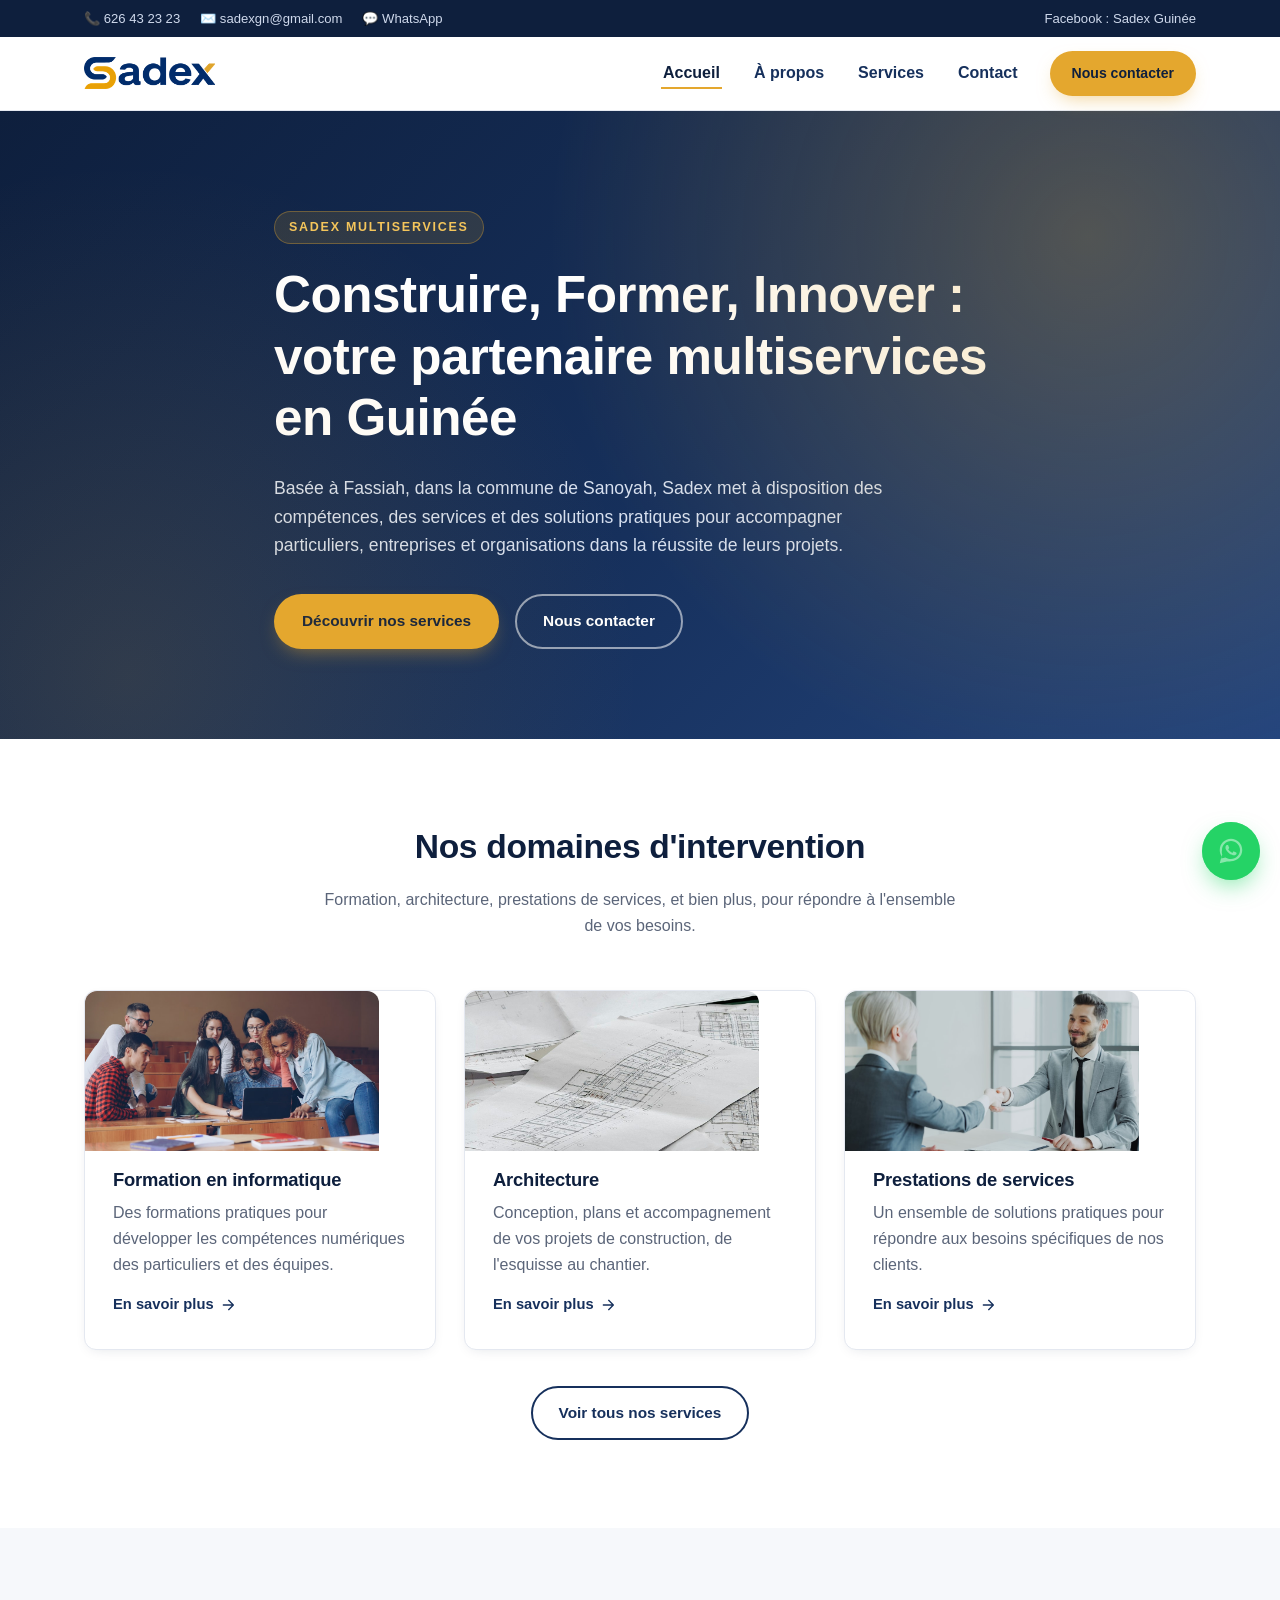
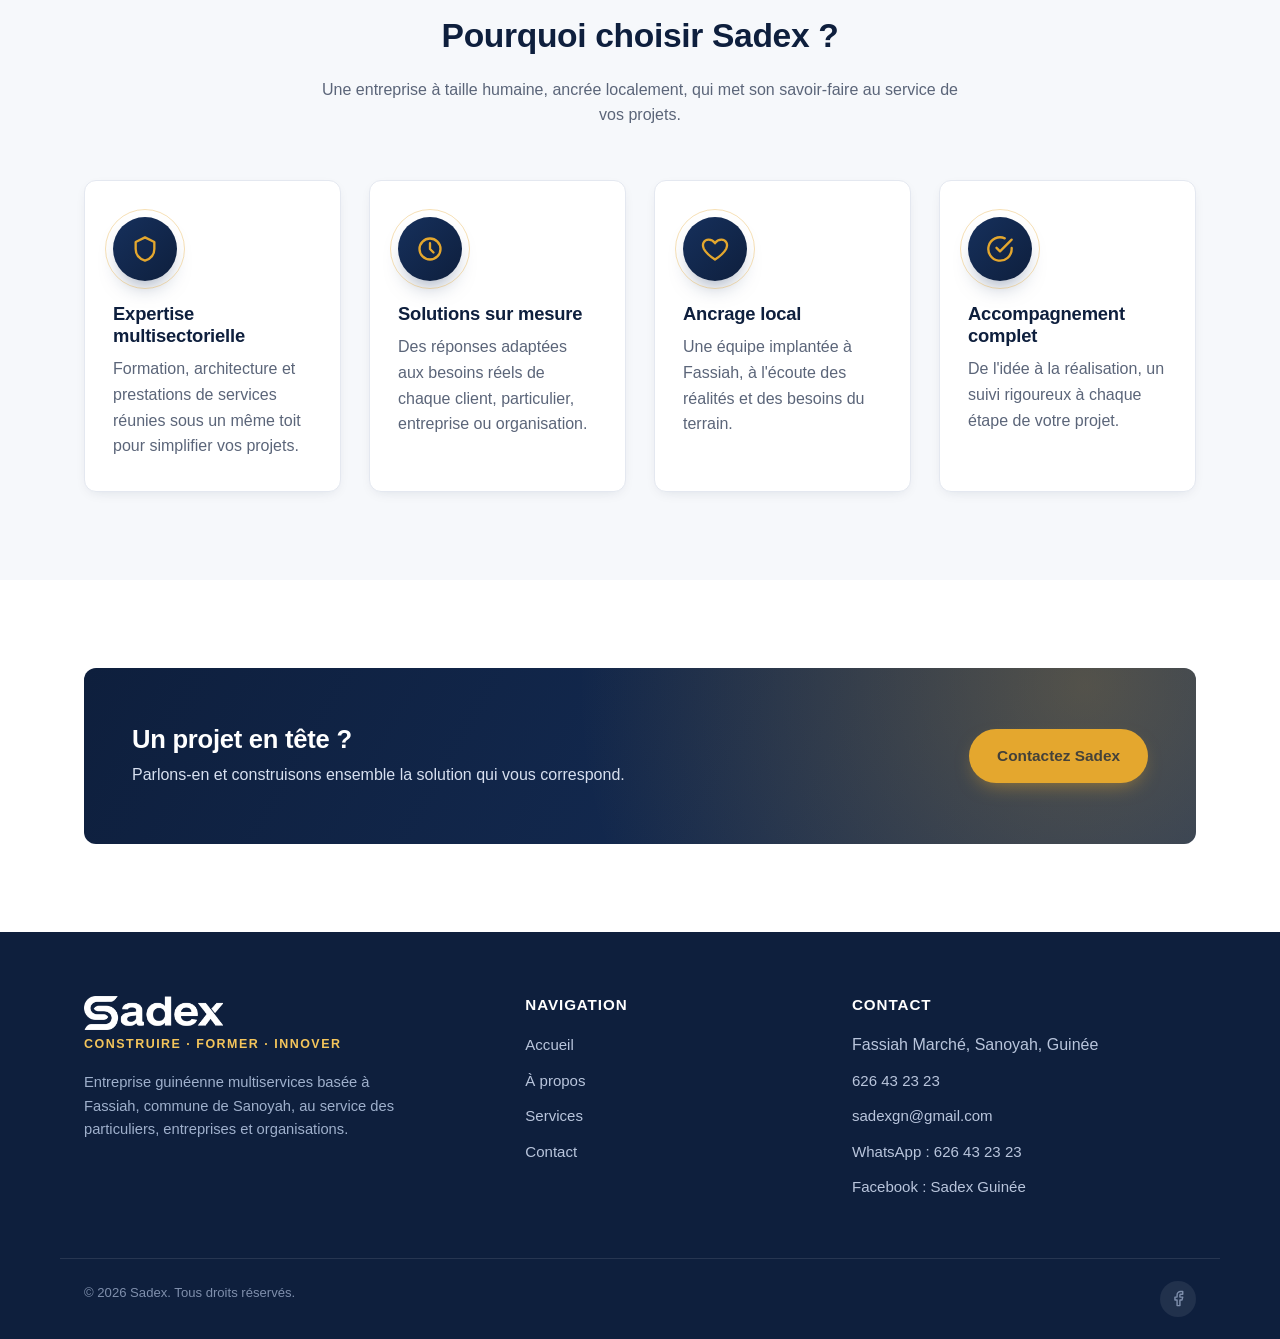
<file: index.html>
<!DOCTYPE html>
<html lang="fr">
<head>
<meta charset="UTF-8">
<meta name="viewport" content="width=device-width, initial-scale=1.0, viewport-fit=cover">
<title>Sadex : Construire, Former, Innover | Multiservices en Guinée</title>
<meta name="description" content="Sadex est une entreprise guinéenne multiservices basée à Fassiah (Sanoyah) : formation en informatique, architecture et prestations de services pour particuliers, entreprises et organisations.">
<link rel="icon" type="image/svg+xml" href="assets/favicon.svg">
<link rel="stylesheet" href="css/style.css">
</head>
<body>

<header class="site-header">
  <div class="topbar">
    <div class="container topbar-inner">
      <div class="topbar-contacts">
        <a href="tel:+224626432323">📞 626 43 23 23</a>
        <a href="mailto:sadexgn@gmail.com">✉️ sadexgn@gmail.com</a>
        <a class="whatsapp-link" href="https://wa.me/224626432323?text=Bonjour%20Sadex%2C%20je%20vous%20contacte%20depuis%20votre%20site%20web." target="_blank" rel="noopener">💬 WhatsApp</a>
      </div>
      <div class="topbar-social">
        <a href="https://www.facebook.com/search/pages/?q=Sadex%20Guin%C3%A9e" target="_blank" rel="noopener">Facebook : Sadex Guinée</a>
      </div>
    </div>
  </div>

  <nav class="navbar container">
    <a href="index.html" class="logo" aria-label="Sadex, Accueil">
      <img class="logo-wordmark" src="assets/logo.png" alt="Sadex">
    </a>
    <button class="nav-toggle" aria-label="Ouvrir le menu" aria-expanded="false">
      <span></span><span></span><span></span>
    </button>
    <ul class="nav-links">
      <li><a href="index.html" class="active">Accueil</a></li>
      <li><a href="apropos.html">À propos</a></li>
      <li><a href="services.html">Services</a></li>
      <li><a href="contact.html">Contact</a></li>
      <li><a href="contact.html" class="btn btn-primary btn-sm">Nous contacter</a></li>
    </ul>
  </nav>
</header>

<main>

  <!-- HERO -->
  <section class="hero">
    <div class="container hero-inner">
      <span class="eyebrow">Sadex Multiservices</span>
      <h1>Construire, Former, Innover : votre partenaire multiservices en Guinée</h1>
      <p class="lead">Basée à Fassiah, dans la commune de Sanoyah, Sadex met à disposition des compétences, des services et des solutions pratiques pour accompagner particuliers, entreprises et organisations dans la réussite de leurs projets.</p>
      <div class="hero-actions">
        <a href="services.html" class="btn btn-primary">Découvrir nos services</a>
        <a href="contact.html" class="btn btn-outline">Nous contacter</a>
      </div>
    </div>
  </section>

  <!-- DOMAINES D'INTERVENTION -->
  <section class="section">
    <div class="container">
      <div class="section-head">
        <h2>Nos domaines d'intervention</h2>
        <p>Formation, architecture, prestations de services, et bien plus, pour répondre à l'ensemble de vos besoins.</p>
      </div>
      <div class="grid grid-3">

        <div class="card">
          <img class="card-photo" src="assets/images/formation-informatique.jpg" alt="Groupe de personnes suivant une formation en informatique autour d'un ordinateur portable" loading="lazy">
          <h3>Formation en informatique</h3>
          <p>Des formations pratiques pour développer les compétences numériques des particuliers et des équipes.</p>
          <a href="services.html#formation" class="card-link">
            En savoir plus
            <svg viewBox="0 0 24 24" fill="none" stroke="currentColor" stroke-width="2" stroke-linecap="round" stroke-linejoin="round"><path d="M5 12h14M13 5l7 7-7 7"/></svg>
          </a>
        </div>

        <div class="card">
          <img class="card-photo" src="assets/images/architecture.jpg" alt="Plans architecturaux et documents techniques déployés sur une table" loading="lazy">
          <h3>Architecture</h3>
          <p>Conception, plans et accompagnement de vos projets de construction, de l'esquisse au chantier.</p>
          <a href="services.html#architecture" class="card-link">
            En savoir plus
            <svg viewBox="0 0 24 24" fill="none" stroke="currentColor" stroke-width="2" stroke-linecap="round" stroke-linejoin="round"><path d="M5 12h14M13 5l7 7-7 7"/></svg>
          </a>
        </div>

        <div class="card">
          <img class="card-photo" src="assets/images/prestations-services.jpg" alt="Deux professionnels se serrant la main lors d'un rendez-vous de service" loading="lazy">
          <h3>Prestations de services</h3>
          <p>Un ensemble de solutions pratiques pour répondre aux besoins spécifiques de nos clients.</p>
          <a href="services.html#prestations" class="card-link">
            En savoir plus
            <svg viewBox="0 0 24 24" fill="none" stroke="currentColor" stroke-width="2" stroke-linecap="round" stroke-linejoin="round"><path d="M5 12h14M13 5l7 7-7 7"/></svg>
          </a>
        </div>

      </div>
      <div style="text-align:center; margin-top:36px;">
        <a href="services.html" class="btn btn-outline-navy">Voir tous nos services</a>
      </div>
    </div>
  </section>

  <!-- POURQUOI CHOISIR SADEX -->
  <section class="section section-alt">
    <div class="container">
      <div class="section-head">
        <h2>Pourquoi choisir Sadex ?</h2>
        <p>Une entreprise à taille humaine, ancrée localement, qui met son savoir-faire au service de vos projets.</p>
      </div>
      <div class="grid grid-4">

        <div class="card">
          <div class="card-badge">
            <svg viewBox="0 0 24 24" fill="none" stroke="currentColor" stroke-width="2" stroke-linecap="round" stroke-linejoin="round"><path d="M12 2l8 4v6c0 5-3.5 8.5-8 10-4.5-1.5-8-5-8-10V6l8-4z"/></svg>
          </div>
          <h3>Expertise multisectorielle</h3>
          <p>Formation, architecture et prestations de services réunies sous un même toit pour simplifier vos projets.</p>
        </div>

        <div class="card">
          <div class="card-badge">
            <svg viewBox="0 0 24 24" fill="none" stroke="currentColor" stroke-width="2" stroke-linecap="round" stroke-linejoin="round"><circle cx="12" cy="12" r="9"/><path d="M12 7v5l3 3"/></svg>
          </div>
          <h3>Solutions sur mesure</h3>
          <p>Des réponses adaptées aux besoins réels de chaque client, particulier, entreprise ou organisation.</p>
        </div>

        <div class="card">
          <div class="card-badge">
            <svg viewBox="0 0 24 24" fill="none" stroke="currentColor" stroke-width="2" stroke-linecap="round" stroke-linejoin="round"><path d="M12 21s-7-4.5-9.5-9C.5 8 2.5 4 6.5 4 9 4 11 5.5 12 7c1-1.5 3-3 5.5-3 4 0 6 4 4 8-2.5 4.5-9.5 9-9.5 9z"/></svg>
          </div>
          <h3>Ancrage local</h3>
          <p>Une équipe implantée à Fassiah, à l'écoute des réalités et des besoins du terrain.</p>
        </div>

        <div class="card">
          <div class="card-badge">
            <svg viewBox="0 0 24 24" fill="none" stroke="currentColor" stroke-width="2" stroke-linecap="round" stroke-linejoin="round"><path d="M22 11.08V12a10 10 0 1 1-5.93-9.14"/><polyline points="22 4 12 14.01 9 11.01"/></svg>
          </div>
          <h3>Accompagnement complet</h3>
          <p>De l'idée à la réalisation, un suivi rigoureux à chaque étape de votre projet.</p>
        </div>

      </div>
    </div>
  </section>

  <!-- CTA -->
  <section class="section">
    <div class="container">
      <div class="cta-banner">
        <div>
          <h2>Un projet en tête ?</h2>
          <p>Parlons-en et construisons ensemble la solution qui vous correspond.</p>
        </div>
        <a href="contact.html" class="btn btn-primary">Contactez Sadex</a>
      </div>
    </div>
  </section>

</main>

<footer class="site-footer">
  <div class="container footer-grid">
    <div class="footer-brand">
      <a href="index.html" class="logo">
        <img class="logo-wordmark" src="assets/logo-white.png" alt="Sadex">
      </a>
      <span class="footer-tagline">Construire · Former · Innover</span>
      <p>Entreprise guinéenne multiservices basée à Fassiah, commune de Sanoyah, au service des particuliers, entreprises et organisations.</p>
    </div>
    <div class="footer-links">
      <h4>Navigation</h4>
      <ul>
        <li><a href="index.html">Accueil</a></li>
        <li><a href="apropos.html">À propos</a></li>
        <li><a href="services.html">Services</a></li>
        <li><a href="contact.html">Contact</a></li>
      </ul>
    </div>
    <div class="footer-contact">
      <h4>Contact</h4>
      <ul>
        <li>Fassiah Marché, Sanoyah, Guinée</li>
        <li><a href="tel:+224626432323">626 43 23 23</a></li>
        <li><a href="mailto:sadexgn@gmail.com">sadexgn@gmail.com</a></li>
        <li><a class="whatsapp-link" href="https://wa.me/224626432323?text=Bonjour%20Sadex%2C%20je%20vous%20contacte%20depuis%20votre%20site%20web." target="_blank" rel="noopener">WhatsApp : 626 43 23 23</a></li>
        <li><a href="https://www.facebook.com/search/pages/?q=Sadex%20Guin%C3%A9e" target="_blank" rel="noopener">Facebook : Sadex Guinée</a></li>
      </ul>
    </div>
  </div>
  <div class="footer-bottom container">
    <p>© 2026 Sadex. Tous droits réservés.</p>
    <div class="footer-social">
      <a href="https://www.facebook.com/search/pages/?q=Sadex%20Guin%C3%A9e" target="_blank" rel="noopener" aria-label="Facebook">
        <svg viewBox="0 0 24 24" fill="none" stroke="currentColor" stroke-width="2" stroke-linecap="round" stroke-linejoin="round"><path d="M18 2h-3a5 5 0 0 0-5 5v3H7v4h3v8h4v-8h3l1-4h-4V7a1 1 0 0 1 1-1h3z"/></svg>
      </a>
    </div>
  </div>
</footer>

<a
  class="whatsapp-float"
  href="https://wa.me/224626432323?text=Bonjour%20Sadex%2C%20je%20vous%20contacte%20depuis%20votre%20site%20web."
  target="_blank"
  rel="noopener"
  aria-label="Contacter Sadex sur WhatsApp">
  <span class="whatsapp-ping" aria-hidden="true"></span>
  <svg viewBox="0 0 32 32" fill="currentColor" aria-hidden="true"><path d="M16.001 3C9.373 3 4 8.373 4 15c0 2.393.7 4.62 1.902 6.49L4 29l7.72-1.87A11.94 11.94 0 0 0 16.001 27C22.628 27 28 21.627 28 15S22.628 3 16.001 3zm0 21.6c-1.98 0-3.86-.55-5.47-1.5l-.39-.23-4.58 1.11 1.13-4.47-.25-.4A9.53 9.53 0 0 1 6.4 15c0-5.29 4.31-9.6 9.6-9.6s9.6 4.31 9.6 9.6-4.31 9.6-9.6 9.6zm5.3-7.19c-.29-.15-1.72-.85-1.99-.94-.27-.1-.46-.15-.66.15-.19.29-.75.94-.92 1.13-.17.19-.34.22-.63.07-.29-.15-1.22-.45-2.32-1.43-.86-.77-1.44-1.71-1.61-2-.17-.29-.02-.44.13-.59.13-.13.29-.34.44-.51.15-.17.19-.29.29-.48.1-.19.05-.36-.02-.51-.07-.15-.66-1.59-.9-2.18-.24-.57-.48-.49-.66-.5-.17-.01-.36-.01-.56-.01-.19 0-.51.07-.78.36-.27.29-1.02 1-1.02 2.44s1.05 2.83 1.19 3.02c.15.19 2.06 3.15 5 4.42.7.3 1.24.48 1.67.61.7.22 1.34.19 1.84.11.56-.08 1.72-.7 1.96-1.38.24-.68.24-1.26.17-1.38-.07-.12-.26-.19-.55-.34z"/></svg>
</a>

<script src="js/script.js"></script>
</body>
</html>
</file>
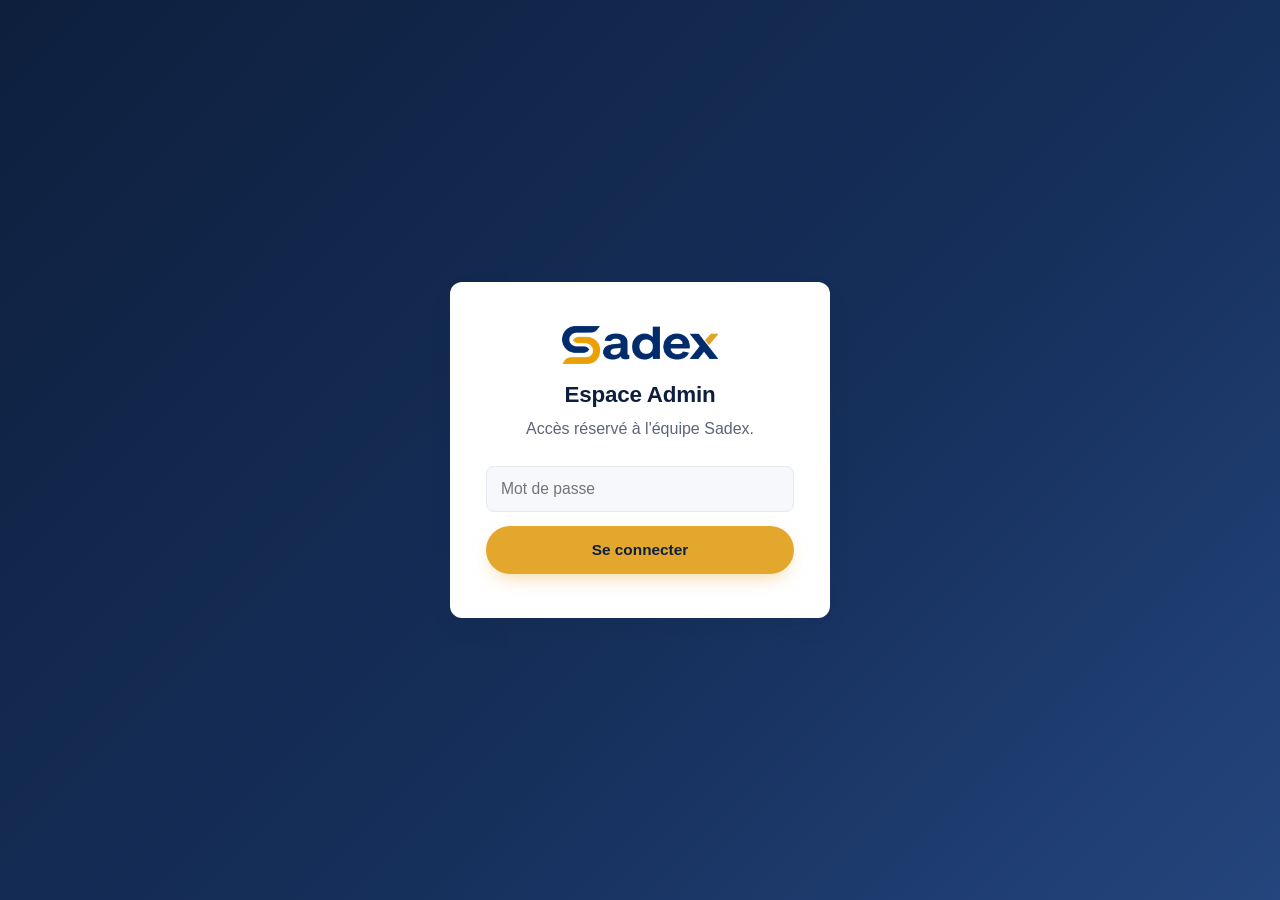
<file: admin.html>
<!DOCTYPE html>
<html lang="fr">
<head>
<meta charset="UTF-8">
<meta name="viewport" content="width=device-width, initial-scale=1.0, viewport-fit=cover">
<title>Espace Admin — Sadex</title>
<meta name="robots" content="noindex, nofollow">
<link rel="icon" type="image/svg+xml" href="assets/favicon.svg">
<link rel="stylesheet" href="css/style.css">
<link rel="stylesheet" href="css/admin.css">
</head>
<body>

<!-- ===================== ÉCRAN DE CONNEXION ===================== -->
<div id="loginGate" class="login-gate">
  <div class="login-card">
    <img class="logo-wordmark" style="height:38px; width:auto; margin:0 auto 18px; display:block;" src="assets/logo.png" alt="Sadex">
    <h1>Espace Admin</h1>
    <p>Accès réservé à l'équipe Sadex.</p>
    <form id="loginForm">
      <input type="password" id="passwordInput" placeholder="Mot de passe" required autocomplete="current-password">
      <button type="submit" class="btn btn-primary" style="width:100%;">Se connecter</button>
      <p id="loginError" class="login-error" hidden>Mot de passe incorrect.</p>
    </form>
  </div>
</div>

<!-- ===================== APPLICATION ADMIN ===================== -->
<div id="adminApp" class="admin-app" hidden>

  <header class="admin-header no-print">
    <a href="index.html" class="logo">
      <img class="logo-wordmark" src="assets/logo.png" alt="Sadex">
    </a>
    <div class="admin-header-actions">
      <span class="admin-badge">Espace Admin</span>
      <button id="logoutBtn" class="btn btn-outline-navy btn-sm" type="button">Déconnexion</button>
    </div>
  </header>

  <nav class="admin-tabs no-print">
    <button class="admin-tab active" data-tab="attestation" type="button">📜 Attestation de formation</button>
    <button class="admin-tab" data-tab="cv" type="button">🧑‍💼 CV client</button>
    <button class="admin-tab" data-tab="facture" type="button">🧾 Facture / Reçu</button>
    <button class="admin-tab" data-tab="photos" type="button">🖼️ Photos du site</button>
  </nav>

  <main class="admin-main no-print">

    <!-- ===================== PANNEAU ATTESTATION ===================== -->
    <section id="panel-attestation" class="admin-panel">
      <div class="admin-form-card">
        <h2>Générer une attestation de formation</h2>
        <p class="admin-form-hint">Remplissez les informations ci-dessous, puis cliquez sur « Générer l'aperçu ».</p>

        <form id="attestationForm">
          <div class="form-row">
            <div class="field">
              <label for="att-civilite">Civilité *</label>
              <select id="att-civilite">
                <option value="M.">M.</option>
                <option value="Mme">Mme</option>
              </select>
            </div>
            <div class="field">
              <label for="att-nom">Nom complet du stagiaire *</label>
              <input type="text" id="att-nom" required placeholder="Ex: Mamadou Diallo">
            </div>
          </div>

          <div class="field">
            <label for="att-formation">Intitulé de la formation *</label>
            <input type="text" id="att-formation" required placeholder="Ex: Formation en informatique - Bureautique">
          </div>

          <div class="field">
            <label for="att-domaine">Domaine / spécialité</label>
            <input type="text" id="att-domaine" placeholder="Ex: la bureautique et les outils numériques">
          </div>

          <div class="field">
            <label for="att-description">Contenu / modules couverts (optionnel)</label>
            <textarea id="att-description" placeholder="Ex: Word, Excel, PowerPoint, navigation Internet et messagerie électronique."></textarea>
          </div>

          <div class="form-row">
            <div class="field">
              <label for="att-debut">Date de début *</label>
              <input type="date" id="att-debut" required>
            </div>
            <div class="field">
              <label for="att-fin">Date de fin *</label>
              <input type="date" id="att-fin" required>
            </div>
          </div>

          <div class="form-row">
            <div class="field">
              <label for="att-duree">Nombre d'heures</label>
              <input type="text" id="att-duree" placeholder="Ex: 40">
            </div>
            <div class="field">
              <label for="att-mention">Appréciation</label>
              <input type="text" id="att-mention" value="avec succès">
            </div>
          </div>

          <div class="form-row">
            <div class="field">
              <label for="att-organisme">Organisme formateur</label>
              <input type="text" id="att-organisme" value="SADEX">
            </div>
            <div class="field">
              <label for="att-lieu">Ville</label>
              <input type="text" id="att-lieu" value="Sanoyah">
            </div>
          </div>

          <div class="form-row">
            <div class="field">
              <label for="att-responsable">Nom et fonction du responsable</label>
              <input type="text" id="att-responsable" placeholder="Ex: Mamadou Bah, Directeur de la formation">
            </div>
            <div class="field">
              <label for="att-numero">N° de l'attestation</label>
              <input type="text" id="att-numero">
            </div>
          </div>

          <div class="field">
            <label for="att-emission">Date d'émission</label>
            <input type="date" id="att-emission">
          </div>

          <button type="submit" class="btn btn-primary">Générer l'aperçu</button>
        </form>
      </div>
    </section>

    <!-- ===================== PANNEAU CV ===================== -->
    <section id="panel-cv" class="admin-panel" hidden>
      <div class="admin-form-card">
        <h2>Générer un CV</h2>
        <p class="admin-form-hint">Remplissez les informations du client, puis cliquez sur « Générer l'aperçu ».</p>

        <form id="cvForm">

          <h3 class="admin-form-section">Informations personnelles</h3>

          <div class="field">
            <label for="cv-photo">Photo (optionnel)</label>
            <input type="file" id="cv-photo" accept="image/*">
          </div>

          <div class="form-row">
            <div class="field">
              <label for="cv-nom">Nom complet *</label>
              <input type="text" id="cv-nom" required placeholder="Ex: Fatoumata Camara">
            </div>
            <div class="field">
              <label for="cv-titre">Titre / Poste recherché</label>
              <input type="text" id="cv-titre" placeholder="Ex: Assistante administrative">
            </div>
          </div>

          <div class="form-row">
            <div class="field">
              <label for="cv-telephone">Téléphone</label>
              <input type="text" id="cv-telephone" placeholder="Ex: 620 00 00 00">
            </div>
            <div class="field">
              <label for="cv-email">Email</label>
              <input type="email" id="cv-email" placeholder="Ex: nom@email.com">
            </div>
          </div>

          <div class="form-row">
            <div class="field">
              <label for="cv-adresse">Ville / Adresse</label>
              <input type="text" id="cv-adresse" placeholder="Ex: Conakry, Guinée">
            </div>
            <div class="field">
              <label for="cv-naissance">Date de naissance (optionnel)</label>
              <input type="date" id="cv-naissance">
            </div>
          </div>

          <div class="field">
            <label for="cv-profil">Profil / Résumé</label>
            <textarea id="cv-profil" placeholder="2 à 3 phrases présentant le profil, les points forts et l'objectif professionnel."></textarea>
          </div>

          <h3 class="admin-form-section">Formation</h3>
          <div id="cv-formations" class="repeatable-list"></div>
          <button type="button" class="btn btn-outline-navy btn-sm" data-add="formation">+ Ajouter une formation</button>

          <h3 class="admin-form-section">Expérience professionnelle</h3>
          <div id="cv-experiences" class="repeatable-list"></div>
          <button type="button" class="btn btn-outline-navy btn-sm" data-add="experience">+ Ajouter une expérience</button>

          <h3 class="admin-form-section">Compétences &amp; langues</h3>

          <div class="field">
            <label for="cv-competences">Compétences (une par ligne)</label>
            <textarea id="cv-competences" placeholder="Ex:&#10;Maîtrise de Word, Excel, PowerPoint&#10;Sens de l'organisation&#10;Accueil et relation client"></textarea>
          </div>

          <div class="field">
            <label for="cv-langues">Langues (une par ligne, ex: Français - Courant)</label>
            <textarea id="cv-langues" placeholder="Ex:&#10;Français - Courant&#10;Anglais - Intermédiaire"></textarea>
          </div>

          <button type="submit" class="btn btn-primary">Générer l'aperçu</button>
        </form>
      </div>
    </section>

    <!-- ===================== PANNEAU FACTURE / REÇU ===================== -->
    <section id="panel-facture" class="admin-panel" hidden>
      <div class="admin-form-card">
        <h2>Générer une facture ou un reçu</h2>
        <p class="admin-form-hint">Remplissez les informations ci-dessous, puis cliquez sur « Générer l'aperçu ». Chaque document généré est automatiquement enregistré dans l'historique ci-dessous.</p>

        <div class="history-box">
          <div class="history-header">
            <h3>Historique des documents</h3>
            <button type="button" id="history-refresh" class="btn btn-outline-navy btn-sm">Actualiser</button>
          </div>
          <p class="history-status" id="history-status">Connectez GitHub (onglet « Photos du site ») pour activer l'historique.</p>
          <div class="history-table-wrap">
            <table class="history-table" id="history-table" hidden>
              <thead>
                <tr><th>Numéro</th><th>Client</th><th>Date</th><th>Total</th><th>Statut</th><th></th></tr>
              </thead>
              <tbody id="history-tbody"></tbody>
            </table>
          </div>
        </div>

        <form id="factureForm">

          <div class="form-row">
            <div class="field">
              <label for="doc-type">Type de document *</label>
              <select id="doc-type">
                <option value="facture">Facture</option>
                <option value="proforma">Facture proforma</option>
                <option value="recu">Reçu de paiement</option>
              </select>
            </div>
            <div class="field">
              <label for="doc-motif">Motif</label>
              <input type="text" id="doc-motif" list="doc-motif-list" placeholder="Ex: Frais de formation">
              <datalist id="doc-motif-list">
                <option value="Frais de formation"></option>
                <option value="Frais d'inscription"></option>
                <option value="Prestation de service"></option>
                <option value="Architecture"></option>
              </datalist>
            </div>
          </div>

          <h3 class="admin-form-section">Client</h3>

          <div class="field">
            <label for="doc-client-type">Type de client *</label>
            <select id="doc-client-type">
              <option value="particulier">Particulier</option>
              <option value="entreprise">Entreprise</option>
            </select>
          </div>

          <div class="form-row">
            <div class="field" id="doc-civilite-field">
              <label for="doc-civilite">Civilité *</label>
              <select id="doc-civilite">
                <option value="M.">M.</option>
                <option value="Mme">Mme</option>
              </select>
            </div>
            <div class="field">
              <label for="doc-client" id="doc-client-label">Nom du client *</label>
              <input type="text" id="doc-client" required placeholder="Ex: Ibrahima Sory Bah">
            </div>
          </div>

          <div class="field">
            <label for="doc-adresse">Adresse du client (optionnel)</label>
            <input type="text" id="doc-adresse" placeholder="Ex: Kaloum, Conakry">
          </div>

          <div class="field">
            <label for="doc-telephone">Téléphone (optionnel)</label>
            <input type="text" id="doc-telephone" placeholder="Ex: 620 00 00 00">
          </div>

          <h3 class="admin-form-section">Détail</h3>

          <div id="doc-lignes" class="repeatable-list"></div>
          <button type="button" class="btn btn-outline-navy btn-sm" data-add="ligne">+ Ajouter une ligne</button>

          <div class="inv-live-summary" id="doc-live-summary">
            <div class="inv-live-row">
              <span>Total</span>
              <span id="doc-live-total">0 GNF</span>
            </div>
            <div class="inv-live-row inv-live-solde" id="doc-live-solde-row" hidden>
              <span>Reste à payer</span>
              <span id="doc-live-solde">0 GNF</span>
            </div>
          </div>

          <h3 class="admin-form-section">Paiement</h3>

          <div class="payment-field">
            <label for="doc-paiement">Mode de paiement</label>
            <p class="field-hint">Comment le client règle (espèces, Orange Money, virement...).</p>
            <select id="doc-paiement">
              <option>Espèces</option>
              <option>Orange Money</option>
              <option>Mobile Money</option>
              <option>Virement bancaire</option>
              <option>Chèque</option>
              <option>Autre</option>
            </select>
          </div>

          <div class="payment-field" id="doc-statut-field">
            <label for="doc-statut">Statut du paiement</label>
            <p class="field-hint">Où en est le règlement : payé, partiel, ou pas encore reçu.</p>
            <select id="doc-statut">
              <option>Payé intégralement</option>
              <option>Acompte versé</option>
              <option>En attente de paiement</option>
            </select>
          </div>

          <div class="field" id="doc-verse-field">
            <label for="doc-verse">Montant versé (GNF)</label>
            <input type="number" id="doc-verse" min="0" step="1" placeholder="Ex: 500000">
          </div>

          <div class="field">
            <label for="doc-note">Note (optionnel)</label>
            <textarea id="doc-note" placeholder="Ex: Merci de votre confiance."></textarea>
          </div>

          <div class="form-row">
            <div class="field">
              <label for="doc-lieu">Ville</label>
              <input type="text" id="doc-lieu" value="Sanoyah">
            </div>
            <div class="field">
              <label for="doc-numero">N° du document</label>
              <input type="text" id="doc-numero">
            </div>
          </div>

          <div class="field">
            <label for="doc-date">Date d'émission</label>
            <input type="date" id="doc-date">
          </div>

          <h3 class="admin-form-section">Signature</h3>

          <div class="field">
            <label>Signataire (pour SADEX) *</label>
            <div class="radio-group">
              <label><input type="radio" name="doc-signataire" value="Le Gérant" checked> Le Gérant</label>
              <label><input type="radio" name="doc-signataire" value="La Comptabilité"> La Comptabilité</label>
              <label><input type="radio" name="doc-signataire" value="La Direction"> La Direction</label>
            </div>
          </div>

          <div class="field">
            <label class="checkbox-label">
              <input type="checkbox" id="doc-client-signature">
              Inclure aussi une signature client (nom + ligne de signature)
            </label>
          </div>

          <button type="submit" class="btn btn-primary">Générer l'aperçu</button>
        </form>
      </div>
    </section>

    <!-- ===================== PANNEAU PHOTOS DU SITE ===================== -->
    <section id="panel-photos" class="admin-panel" hidden>
      <div class="admin-form-card">
        <h2>Photos du site</h2>
        <p class="admin-form-hint">Remplacez les photos affichées sur l'Accueil et la page Services, directement depuis ici.</p>

        <div id="github-connect" class="github-connect-box">
          <p><strong>Connexion GitHub requise</strong> (une seule fois) pour pouvoir enregistrer les nouvelles photos directement sur le site.</p>
          <ol class="github-connect-steps">
            <li>Allez sur <a href="https://github.com/settings/tokens" target="_blank" rel="noopener">github.com/settings/tokens</a></li>
            <li><strong>Generate new token (classic)</strong>, cochez uniquement la case <strong>repo</strong></li>
            <li>Copiez le token généré et collez-le ci-dessous</li>
          </ol>
          <div class="field">
            <label for="gh-token">Token GitHub</label>
            <input type="password" id="gh-token" placeholder="ghp_...">
          </div>
          <button type="button" id="gh-save" class="btn btn-primary btn-sm">Enregistrer et connecter</button>
          <p class="form-note">Le token reste uniquement dans ce navigateur (jamais envoyé ailleurs qu'à GitHub) et sert uniquement à mettre à jour les photos du site.</p>
        </div>

        <div id="github-connected" class="github-connected-box" hidden>
          <span>✅ GitHub connecté</span>
          <button type="button" id="gh-disconnect" class="btn btn-outline-navy btn-sm">Déconnecter</button>
        </div>

        <div id="photo-slots" class="photo-slots"></div>
      </div>
    </section>

  </main>
</div>

<!-- ===================== MODÈLES POUR LIGNES RÉPÉTABLES ===================== -->
<template id="tpl-formation-row">
  <div class="repeatable-row">
    <button type="button" class="repeatable-remove" aria-label="Supprimer">✕</button>
    <div class="form-row">
      <div class="field">
        <label>Diplôme / Certification</label>
        <input type="text" class="f-diplome" placeholder="Ex: Baccalauréat série SM">
      </div>
      <div class="field">
        <label>Année</label>
        <input type="text" class="f-annee" placeholder="Ex: 2021">
      </div>
    </div>
    <div class="field">
      <label>Établissement</label>
      <input type="text" class="f-etablissement" placeholder="Ex: Lycée de Sanoyah">
    </div>
  </div>
</template>

<template id="tpl-experience-row">
  <div class="repeatable-row">
    <button type="button" class="repeatable-remove" aria-label="Supprimer">✕</button>
    <div class="form-row">
      <div class="field">
        <label>Poste</label>
        <input type="text" class="e-poste" placeholder="Ex: Secrétaire">
      </div>
      <div class="field">
        <label>Période</label>
        <input type="text" class="e-periode" placeholder="Ex: 2022 - 2024">
      </div>
    </div>
    <div class="field">
      <label>Entreprise / Lieu</label>
      <input type="text" class="e-entreprise" placeholder="Ex: Sadex, Fassiah">
    </div>
    <div class="field">
      <label>Description (optionnel)</label>
      <textarea class="e-description" placeholder="Ex: Accueil physique et téléphonique, gestion du courrier et des dossiers administratifs."></textarea>
    </div>
  </div>
</template>

<template id="tpl-line-row">
  <div class="repeatable-row">
    <button type="button" class="repeatable-remove" aria-label="Supprimer">✕</button>
    <div class="field">
      <label>Description</label>
      <input type="text" class="l-description" placeholder="Ex: Frais de formation en informatique">
    </div>
    <div class="form-row">
      <div class="field">
        <label>Quantité</label>
        <input type="number" class="l-quantite" value="1" min="0" step="1">
      </div>
      <div class="field">
        <label>Prix unitaire (GNF)</label>
        <input type="number" class="l-prix" min="0" step="1" placeholder="Ex: 1500">
      </div>
    </div>
  </div>
</template>

<!-- ===================== APERÇU / IMPRESSION ===================== -->
<div id="previewOverlay" class="preview-overlay" hidden>
  <div class="preview-toolbar no-print">
    <button id="closePreview" class="btn btn-outline-navy btn-sm" type="button">← Retour au formulaire</button>
    <button id="printBtn" class="btn btn-primary btn-sm" type="button">🖨️ Imprimer / Enregistrer en PDF</button>
  </div>
  <div id="documentPreview" class="document-page"></div>
</div>

<script src="js/admin.js"></script>
</body>
</html>
</file>
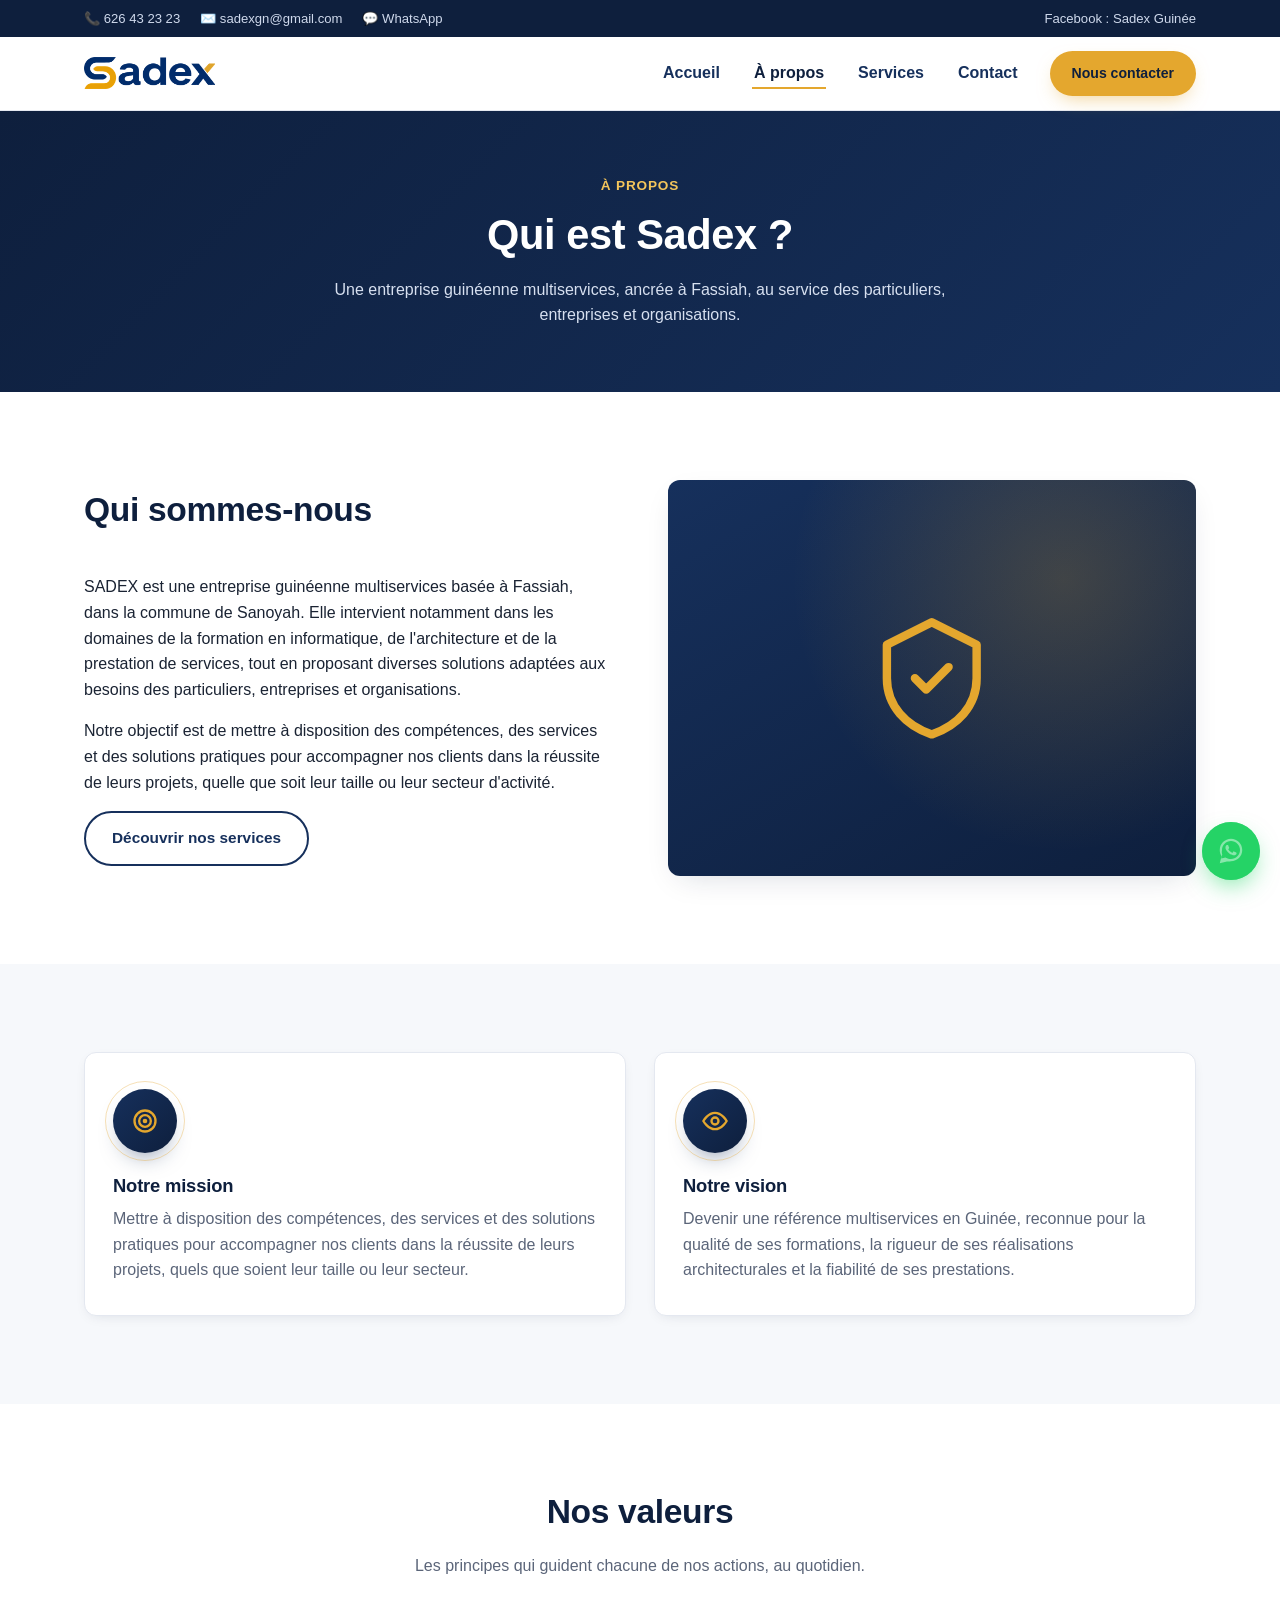
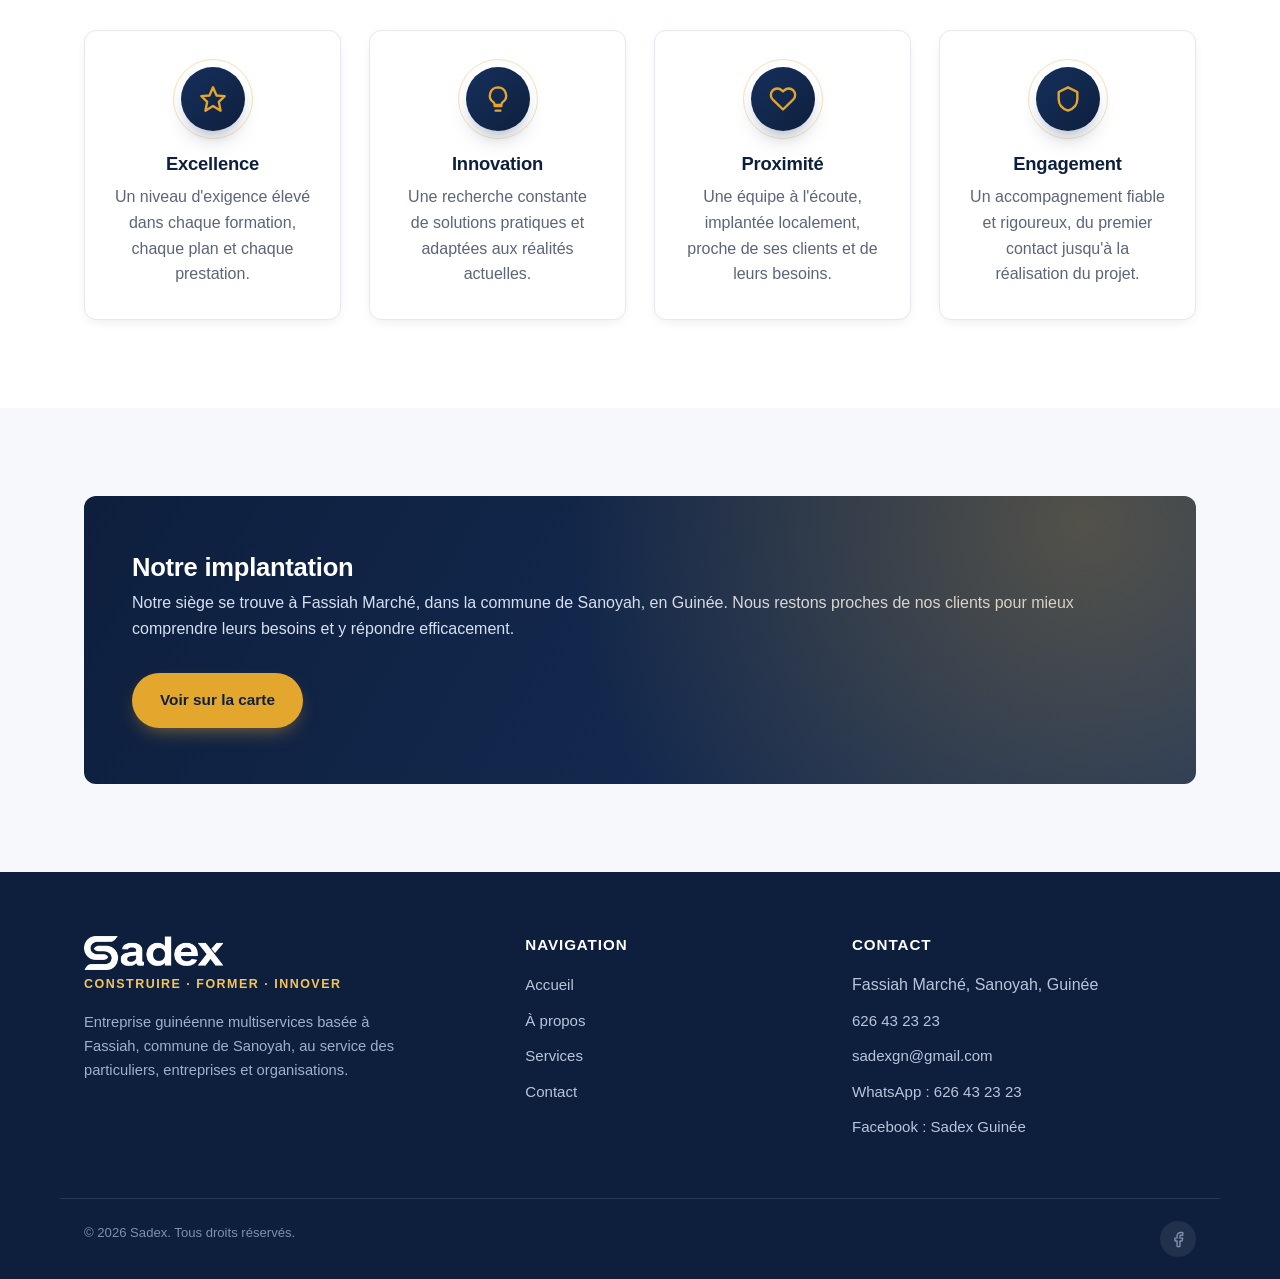
<file: apropos.html>
<!DOCTYPE html>
<html lang="fr">
<head>
<meta charset="UTF-8">
<meta name="viewport" content="width=device-width, initial-scale=1.0, viewport-fit=cover">
<title>À propos de Sadex | Multiservices en Guinée</title>
<meta name="description" content="Découvrez Sadex, entreprise guinéenne multiservices basée à Fassiah (Sanoyah) : mission, vision, valeurs et implantation.">
<link rel="icon" type="image/svg+xml" href="assets/favicon.svg">
<link rel="stylesheet" href="css/style.css">
</head>
<body>

<header class="site-header">
  <div class="topbar">
    <div class="container topbar-inner">
      <div class="topbar-contacts">
        <a href="tel:+224626432323">📞 626 43 23 23</a>
        <a href="mailto:sadexgn@gmail.com">✉️ sadexgn@gmail.com</a>
        <a class="whatsapp-link" href="https://wa.me/224626432323?text=Bonjour%20Sadex%2C%20je%20vous%20contacte%20depuis%20votre%20site%20web." target="_blank" rel="noopener">💬 WhatsApp</a>
      </div>
      <div class="topbar-social">
        <a href="https://www.facebook.com/search/pages/?q=Sadex%20Guin%C3%A9e" target="_blank" rel="noopener">Facebook : Sadex Guinée</a>
      </div>
    </div>
  </div>

  <nav class="navbar container">
    <a href="index.html" class="logo" aria-label="Sadex, Accueil">
      <img class="logo-wordmark" src="assets/logo.png" alt="Sadex">
    </a>
    <button class="nav-toggle" aria-label="Ouvrir le menu" aria-expanded="false">
      <span></span><span></span><span></span>
    </button>
    <ul class="nav-links">
      <li><a href="index.html">Accueil</a></li>
      <li><a href="apropos.html" class="active">À propos</a></li>
      <li><a href="services.html">Services</a></li>
      <li><a href="contact.html">Contact</a></li>
      <li><a href="contact.html" class="btn btn-primary btn-sm">Nous contacter</a></li>
    </ul>
  </nav>
</header>

<main>

  <section class="page-hero">
    <div class="container">
      <div class="breadcrumb">À propos</div>
      <h1>Qui est Sadex ?</h1>
      <p>Une entreprise guinéenne multiservices, ancrée à Fassiah, au service des particuliers, entreprises et organisations.</p>
    </div>
  </section>

  <!-- QUI SOMMES-NOUS -->
  <section class="section">
    <div class="container">
      <div class="grid grid-2" style="align-items:center; gap:56px;">
        <div>
          <div class="section-head align-left">
            <h2>Qui sommes-nous</h2>
          </div>
          <p>SADEX est une entreprise guinéenne multiservices basée à Fassiah, dans la commune de Sanoyah. Elle intervient notamment dans les domaines de la formation en informatique, de l'architecture et de la prestation de services, tout en proposant diverses solutions adaptées aux besoins des particuliers, entreprises et organisations.</p>
          <p>Notre objectif est de mettre à disposition des compétences, des services et des solutions pratiques pour accompagner nos clients dans la réussite de leurs projets, quelle que soit leur taille ou leur secteur d'activité.</p>
          <a href="services.html" class="btn btn-outline-navy">Découvrir nos services</a>
        </div>
        <div class="service-visual">
          <svg viewBox="0 0 24 24" fill="none" stroke="currentColor" stroke-width="1.5" stroke-linecap="round" stroke-linejoin="round"><path d="M12 2l8 4v6c0 5-3.5 8.5-8 10-4.5-1.5-8-5-8-10V6l8-4z"/><path d="M9 12l2 2 4-4"/></svg>
        </div>
      </div>
    </div>
  </section>

  <!-- MISSION / VISION -->
  <section class="section section-alt">
    <div class="container">
      <div class="grid grid-2">
        <div class="card">
          <div class="card-badge">
            <svg viewBox="0 0 24 24" fill="none" stroke="currentColor" stroke-width="2" stroke-linecap="round" stroke-linejoin="round"><circle cx="12" cy="12" r="9"/><circle cx="12" cy="12" r="5"/><circle cx="12" cy="12" r="1"/></svg>
          </div>
          <h3>Notre mission</h3>
          <p>Mettre à disposition des compétences, des services et des solutions pratiques pour accompagner nos clients dans la réussite de leurs projets, quels que soient leur taille ou leur secteur.</p>
        </div>
        <div class="card">
          <div class="card-badge">
            <svg viewBox="0 0 24 24" fill="none" stroke="currentColor" stroke-width="2" stroke-linecap="round" stroke-linejoin="round"><path d="M2 12s4-7 10-7 10 7 10 7-4 7-10 7-10-7-10-7z"/><circle cx="12" cy="12" r="3"/></svg>
          </div>
          <h3>Notre vision</h3>
          <p>Devenir une référence multiservices en Guinée, reconnue pour la qualité de ses formations, la rigueur de ses réalisations architecturales et la fiabilité de ses prestations.</p>
        </div>
      </div>
    </div>
  </section>

  <!-- VALEURS -->
  <section class="section">
    <div class="container">
      <div class="section-head">
        <h2>Nos valeurs</h2>
        <p>Les principes qui guident chacune de nos actions, au quotidien.</p>
      </div>
      <div class="grid grid-4">

        <div class="card value-card">
          <div class="card-badge">
            <svg viewBox="0 0 24 24" fill="none" stroke="currentColor" stroke-width="2" stroke-linecap="round" stroke-linejoin="round"><polygon points="12 2 15 9 22 9.5 17 14.5 18.5 22 12 18 5.5 22 7 14.5 2 9.5 9 9 12 2"/></svg>
          </div>
          <h3>Excellence</h3>
          <p>Un niveau d'exigence élevé dans chaque formation, chaque plan et chaque prestation.</p>
        </div>

        <div class="card value-card">
          <div class="card-badge">
            <svg viewBox="0 0 24 24" fill="none" stroke="currentColor" stroke-width="2" stroke-linecap="round" stroke-linejoin="round"><path d="M9 18h6M10 22h4M12 2a7 7 0 0 0-4 12.7c.6.5 1 1.3 1 2.1v.2h6v-.2c0-.8.4-1.6 1-2.1A7 7 0 0 0 12 2z"/></svg>
          </div>
          <h3>Innovation</h3>
          <p>Une recherche constante de solutions pratiques et adaptées aux réalités actuelles.</p>
        </div>

        <div class="card value-card">
          <div class="card-badge">
            <svg viewBox="0 0 24 24" fill="none" stroke="currentColor" stroke-width="2" stroke-linecap="round" stroke-linejoin="round"><path d="M20.8 4.6a5.5 5.5 0 0 0-7.8 0L12 5.6l-1-1a5.5 5.5 0 1 0-7.8 7.8l1 1L12 21l7.8-7.6 1-1a5.5 5.5 0 0 0 0-7.8z"/></svg>
          </div>
          <h3>Proximité</h3>
          <p>Une équipe à l'écoute, implantée localement, proche de ses clients et de leurs besoins.</p>
        </div>

        <div class="card value-card">
          <div class="card-badge">
            <svg viewBox="0 0 24 24" fill="none" stroke="currentColor" stroke-width="2" stroke-linecap="round" stroke-linejoin="round"><path d="M12 2l8 4v6c0 5-3.5 8.5-8 10-4.5-1.5-8-5-8-10V6l8-4z"/></svg>
          </div>
          <h3>Engagement</h3>
          <p>Un accompagnement fiable et rigoureux, du premier contact jusqu'à la réalisation du projet.</p>
        </div>

      </div>
    </div>
  </section>

  <!-- IMPLANTATION -->
  <section class="section section-alt">
    <div class="container">
      <div class="cta-banner">
        <div>
          <h2>Notre implantation</h2>
          <p>Notre siège se trouve à Fassiah Marché, dans la commune de Sanoyah, en Guinée. Nous restons proches de nos clients pour mieux comprendre leurs besoins et y répondre efficacement.</p>
        </div>
        <a href="contact.html" class="btn btn-primary">Voir sur la carte</a>
      </div>
    </div>
  </section>

</main>

<footer class="site-footer">
  <div class="container footer-grid">
    <div class="footer-brand">
      <a href="index.html" class="logo">
        <img class="logo-wordmark" src="assets/logo-white.png" alt="Sadex">
      </a>
      <span class="footer-tagline">Construire · Former · Innover</span>
      <p>Entreprise guinéenne multiservices basée à Fassiah, commune de Sanoyah, au service des particuliers, entreprises et organisations.</p>
    </div>
    <div class="footer-links">
      <h4>Navigation</h4>
      <ul>
        <li><a href="index.html">Accueil</a></li>
        <li><a href="apropos.html">À propos</a></li>
        <li><a href="services.html">Services</a></li>
        <li><a href="contact.html">Contact</a></li>
      </ul>
    </div>
    <div class="footer-contact">
      <h4>Contact</h4>
      <ul>
        <li>Fassiah Marché, Sanoyah, Guinée</li>
        <li><a href="tel:+224626432323">626 43 23 23</a></li>
        <li><a href="mailto:sadexgn@gmail.com">sadexgn@gmail.com</a></li>
        <li><a class="whatsapp-link" href="https://wa.me/224626432323?text=Bonjour%20Sadex%2C%20je%20vous%20contacte%20depuis%20votre%20site%20web." target="_blank" rel="noopener">WhatsApp : 626 43 23 23</a></li>
        <li><a href="https://www.facebook.com/search/pages/?q=Sadex%20Guin%C3%A9e" target="_blank" rel="noopener">Facebook : Sadex Guinée</a></li>
      </ul>
    </div>
  </div>
  <div class="footer-bottom container">
    <p>© 2026 Sadex. Tous droits réservés.</p>
    <div class="footer-social">
      <a href="https://www.facebook.com/search/pages/?q=Sadex%20Guin%C3%A9e" target="_blank" rel="noopener" aria-label="Facebook">
        <svg viewBox="0 0 24 24" fill="none" stroke="currentColor" stroke-width="2" stroke-linecap="round" stroke-linejoin="round"><path d="M18 2h-3a5 5 0 0 0-5 5v3H7v4h3v8h4v-8h3l1-4h-4V7a1 1 0 0 1 1-1h3z"/></svg>
      </a>
    </div>
  </div>
</footer>

<a
  class="whatsapp-float"
  href="https://wa.me/224626432323?text=Bonjour%20Sadex%2C%20je%20vous%20contacte%20depuis%20votre%20site%20web."
  target="_blank"
  rel="noopener"
  aria-label="Contacter Sadex sur WhatsApp">
  <span class="whatsapp-ping" aria-hidden="true"></span>
  <svg viewBox="0 0 32 32" fill="currentColor" aria-hidden="true"><path d="M16.001 3C9.373 3 4 8.373 4 15c0 2.393.7 4.62 1.902 6.49L4 29l7.72-1.87A11.94 11.94 0 0 0 16.001 27C22.628 27 28 21.627 28 15S22.628 3 16.001 3zm0 21.6c-1.98 0-3.86-.55-5.47-1.5l-.39-.23-4.58 1.11 1.13-4.47-.25-.4A9.53 9.53 0 0 1 6.4 15c0-5.29 4.31-9.6 9.6-9.6s9.6 4.31 9.6 9.6-4.31 9.6-9.6 9.6zm5.3-7.19c-.29-.15-1.72-.85-1.99-.94-.27-.1-.46-.15-.66.15-.19.29-.75.94-.92 1.13-.17.19-.34.22-.63.07-.29-.15-1.22-.45-2.32-1.43-.86-.77-1.44-1.71-1.61-2-.17-.29-.02-.44.13-.59.13-.13.29-.34.44-.51.15-.17.19-.29.29-.48.1-.19.05-.36-.02-.51-.07-.15-.66-1.59-.9-2.18-.24-.57-.48-.49-.66-.5-.17-.01-.36-.01-.56-.01-.19 0-.51.07-.78.36-.27.29-1.02 1-1.02 2.44s1.05 2.83 1.19 3.02c.15.19 2.06 3.15 5 4.42.7.3 1.24.48 1.67.61.7.22 1.34.19 1.84.11.56-.08 1.72-.7 1.96-1.38.24-.68.24-1.26.17-1.38-.07-.12-.26-.19-.55-.34z"/></svg>
</a>

<script src="js/script.js"></script>
</body>
</html>
</file>
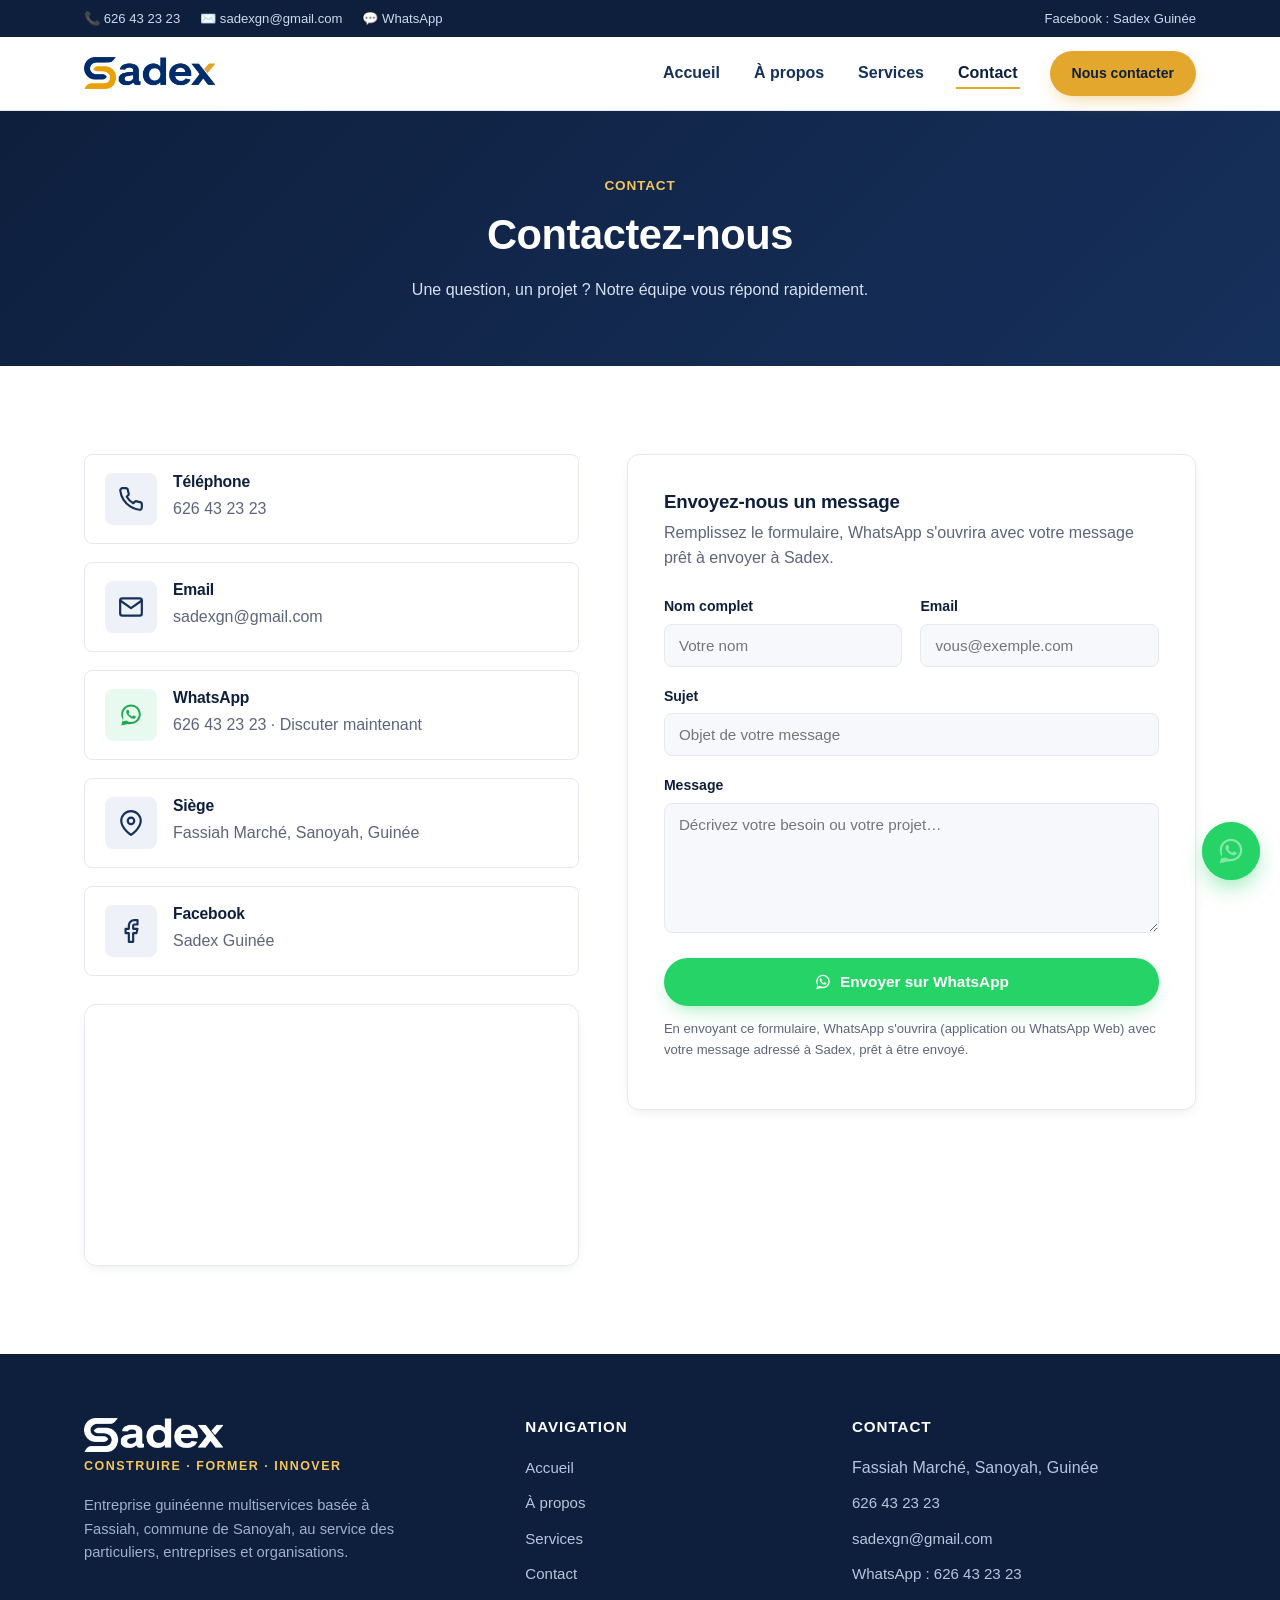
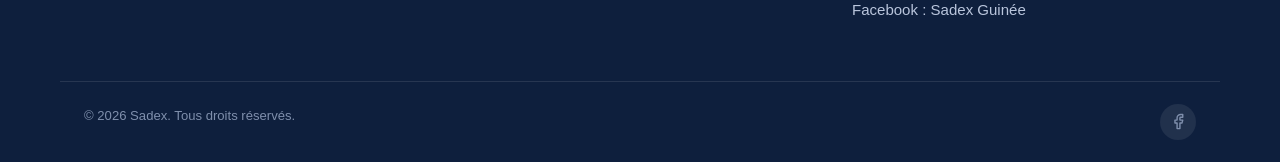
<file: contact.html>
<!DOCTYPE html>
<html lang="fr">
<head>
<meta charset="UTF-8">
<meta name="viewport" content="width=device-width, initial-scale=1.0, viewport-fit=cover">
<title>Contact Sadex | Fassiah Marché, Sanoyah</title>
<meta name="description" content="Contactez Sadex à Fassiah Marché, Sanoyah, Guinée. Téléphone : 626 43 23 23. Email : sadexgn@gmail.com.">
<link rel="icon" type="image/svg+xml" href="assets/favicon.svg">
<link rel="stylesheet" href="css/style.css">
</head>
<body>

<header class="site-header">
  <div class="topbar">
    <div class="container topbar-inner">
      <div class="topbar-contacts">
        <a href="tel:+224626432323">📞 626 43 23 23</a>
        <a href="mailto:sadexgn@gmail.com">✉️ sadexgn@gmail.com</a>
        <a class="whatsapp-link" href="https://wa.me/224626432323?text=Bonjour%20Sadex%2C%20je%20vous%20contacte%20depuis%20votre%20site%20web." target="_blank" rel="noopener">💬 WhatsApp</a>
      </div>
      <div class="topbar-social">
        <a href="https://www.facebook.com/search/pages/?q=Sadex%20Guin%C3%A9e" target="_blank" rel="noopener">Facebook : Sadex Guinée</a>
      </div>
    </div>
  </div>

  <nav class="navbar container">
    <a href="index.html" class="logo" aria-label="Sadex, Accueil">
      <img class="logo-wordmark" src="assets/logo.png" alt="Sadex">
    </a>
    <button class="nav-toggle" aria-label="Ouvrir le menu" aria-expanded="false">
      <span></span><span></span><span></span>
    </button>
    <ul class="nav-links">
      <li><a href="index.html">Accueil</a></li>
      <li><a href="apropos.html">À propos</a></li>
      <li><a href="services.html">Services</a></li>
      <li><a href="contact.html" class="active">Contact</a></li>
      <li><a href="contact.html" class="btn btn-primary btn-sm">Nous contacter</a></li>
    </ul>
  </nav>
</header>

<main>

  <section class="page-hero">
    <div class="container">
      <div class="breadcrumb">Contact</div>
      <h1>Contactez-nous</h1>
      <p>Une question, un projet ? Notre équipe vous répond rapidement.</p>
    </div>
  </section>

  <section class="section">
    <div class="container">
      <div class="contact-grid">

        <!-- INFOS + CARTE -->
        <div>
          <div class="contact-info-list">

            <div class="contact-info-item">
              <div class="card-icon">
                <svg viewBox="0 0 24 24" fill="none" stroke="currentColor" stroke-width="2" stroke-linecap="round" stroke-linejoin="round"><path d="M22 16.92v3a2 2 0 0 1-2.18 2 19.79 19.79 0 0 1-8.63-3.07 19.5 19.5 0 0 1-6-6 19.79 19.79 0 0 1-3.07-8.67A2 2 0 0 1 4.11 2h3a2 2 0 0 1 2 1.72c.13.96.36 1.9.68 2.81a2 2 0 0 1-.45 2.11L8.09 9.91a16 16 0 0 0 6 6l1.27-1.27a2 2 0 0 1 2.11-.45c.9.32 1.85.55 2.81.68A2 2 0 0 1 22 16.92z"/></svg>
              </div>
              <div>
                <h4>Téléphone</h4>
                <a href="tel:+224626432323">626 43 23 23</a>
              </div>
            </div>

            <div class="contact-info-item">
              <div class="card-icon">
                <svg viewBox="0 0 24 24" fill="none" stroke="currentColor" stroke-width="2" stroke-linecap="round" stroke-linejoin="round"><rect x="2" y="4" width="20" height="16" rx="2"/><path d="M22 6l-10 7L2 6"/></svg>
              </div>
              <div>
                <h4>Email</h4>
                <a href="mailto:sadexgn@gmail.com">sadexgn@gmail.com</a>
              </div>
            </div>

            <div class="contact-info-item">
              <div class="card-icon" style="background:#e8faf0; color:var(--whatsapp-dark);">
                <svg viewBox="0 0 32 32" fill="currentColor" aria-hidden="true"><path d="M16.001 3C9.373 3 4 8.373 4 15c0 2.393.7 4.62 1.902 6.49L4 29l7.72-1.87A11.94 11.94 0 0 0 16.001 27C22.628 27 28 21.627 28 15S22.628 3 16.001 3zm0 21.6c-1.98 0-3.86-.55-5.47-1.5l-.39-.23-4.58 1.11 1.13-4.47-.25-.4A9.53 9.53 0 0 1 6.4 15c0-5.29 4.31-9.6 9.6-9.6s9.6 4.31 9.6 9.6-4.31 9.6-9.6 9.6zm5.3-7.19c-.29-.15-1.72-.85-1.99-.94-.27-.1-.46-.15-.66.15-.19.29-.75.94-.92 1.13-.17.19-.34.22-.63.07-.29-.15-1.22-.45-2.32-1.43-.86-.77-1.44-1.71-1.61-2-.17-.29-.02-.44.13-.59.13-.13.29-.34.44-.51.15-.17.19-.29.29-.48.1-.19.05-.36-.02-.51-.07-.15-.66-1.59-.9-2.18-.24-.57-.48-.49-.66-.5-.17-.01-.36-.01-.56-.01-.19 0-.51.07-.78.36-.27.29-1.02 1-1.02 2.44s1.05 2.83 1.19 3.02c.15.19 2.06 3.15 5 4.42.7.3 1.24.48 1.67.61.7.22 1.34.19 1.84.11.56-.08 1.72-.7 1.96-1.38.24-.68.24-1.26.17-1.38-.07-.12-.26-.19-.55-.34z"/></svg>
              </div>
              <div>
                <h4>WhatsApp</h4>
                <a class="whatsapp-link" href="https://wa.me/224626432323?text=Bonjour%20Sadex%2C%20je%20vous%20contacte%20depuis%20votre%20site%20web." target="_blank" rel="noopener">626 43 23 23 · Discuter maintenant</a>
              </div>
            </div>

            <div class="contact-info-item">
              <div class="card-icon">
                <svg viewBox="0 0 24 24" fill="none" stroke="currentColor" stroke-width="2" stroke-linecap="round" stroke-linejoin="round"><path d="M21 10c0 7-9 13-9 13s-9-6-9-13a9 9 0 0 1 18 0z"/><circle cx="12" cy="10" r="3"/></svg>
              </div>
              <div>
                <h4>Siège</h4>
                <p>Fassiah Marché, Sanoyah, Guinée</p>
              </div>
            </div>

            <div class="contact-info-item">
              <div class="card-icon">
                <svg viewBox="0 0 24 24" fill="none" stroke="currentColor" stroke-width="2" stroke-linecap="round" stroke-linejoin="round"><path d="M18 2h-3a5 5 0 0 0-5 5v3H7v4h3v8h4v-8h3l1-4h-4V7a1 1 0 0 1 1-1h3z"/></svg>
              </div>
              <div>
                <h4>Facebook</h4>
                <a href="https://www.facebook.com/search/pages/?q=Sadex%20Guin%C3%A9e" target="_blank" rel="noopener">Sadex Guinée</a>
              </div>
            </div>

          </div>

          <div class="map-frame">
            <iframe
              src="https://www.google.com/maps?q=Fassiah+March%C3%A9,+Sanoyah,+Guin%C3%A9e&output=embed"
              loading="lazy"
              referrerpolicy="no-referrer-when-downgrade"
              title="Localisation de Sadex, Fassiah Marché, Sanoyah">
            </iframe>
          </div>
        </div>

        <!-- FORMULAIRE -->
        <div class="contact-form">
          <h3 style="margin-bottom:6px;">Envoyez-nous un message</h3>
          <p style="color:var(--text-muted); margin-bottom:24px;">Remplissez le formulaire, WhatsApp s'ouvrira avec votre message prêt à envoyer à Sadex.</p>

          <div class="form-success" id="form-success">
            WhatsApp va s'ouvrir avec votre message pré-rempli. Il ne vous reste qu'à cliquer sur envoyer.
          </div>

          <form id="contact-form">
            <div class="form-row">
              <div class="field">
                <label for="name">Nom complet</label>
                <input type="text" id="name" name="name" placeholder="Votre nom" required>
              </div>
              <div class="field">
                <label for="email">Email</label>
                <input type="email" id="email" name="email" placeholder="vous@exemple.com" required>
              </div>
            </div>
            <div class="field">
              <label for="subject">Sujet</label>
              <input type="text" id="subject" name="subject" placeholder="Objet de votre message">
            </div>
            <div class="field">
              <label for="message">Message</label>
              <textarea id="message" name="message" placeholder="Décrivez votre besoin ou votre projet…" required></textarea>
            </div>
            <button type="submit" class="btn btn-primary" style="width:100%; background:var(--whatsapp); color:#fff; box-shadow:0 8px 20px -8px rgba(37,211,102,0.55);">
              <svg viewBox="0 0 32 32" fill="currentColor" width="18" height="18" aria-hidden="true"><path d="M16.001 3C9.373 3 4 8.373 4 15c0 2.393.7 4.62 1.902 6.49L4 29l7.72-1.87A11.94 11.94 0 0 0 16.001 27C22.628 27 28 21.627 28 15S22.628 3 16.001 3zm0 21.6c-1.98 0-3.86-.55-5.47-1.5l-.39-.23-4.58 1.11 1.13-4.47-.25-.4A9.53 9.53 0 0 1 6.4 15c0-5.29 4.31-9.6 9.6-9.6s9.6 4.31 9.6 9.6-4.31 9.6-9.6 9.6zm5.3-7.19c-.29-.15-1.72-.85-1.99-.94-.27-.1-.46-.15-.66.15-.19.29-.75.94-.92 1.13-.17.19-.34.22-.63.07-.29-.15-1.22-.45-2.32-1.43-.86-.77-1.44-1.71-1.61-2-.17-.29-.02-.44.13-.59.13-.13.29-.34.44-.51.15-.17.19-.29.29-.48.1-.19.05-.36-.02-.51-.07-.15-.66-1.59-.9-2.18-.24-.57-.48-.49-.66-.5-.17-.01-.36-.01-.56-.01-.19 0-.51.07-.78.36-.27.29-1.02 1-1.02 2.44s1.05 2.83 1.19 3.02c.15.19 2.06 3.15 5 4.42.7.3 1.24.48 1.67.61.7.22 1.34.19 1.84.11.56-.08 1.72-.7 1.96-1.38.24-.68.24-1.26.17-1.38-.07-.12-.26-.19-.55-.34z"/></svg>
              Envoyer sur WhatsApp
            </button>
            <p class="form-note">En envoyant ce formulaire, WhatsApp s'ouvrira (application ou WhatsApp Web) avec votre message adressé à Sadex, prêt à être envoyé.</p>
          </form>
        </div>

      </div>
    </div>
  </section>

</main>

<footer class="site-footer">
  <div class="container footer-grid">
    <div class="footer-brand">
      <a href="index.html" class="logo">
        <img class="logo-wordmark" src="assets/logo-white.png" alt="Sadex">
      </a>
      <span class="footer-tagline">Construire · Former · Innover</span>
      <p>Entreprise guinéenne multiservices basée à Fassiah, commune de Sanoyah, au service des particuliers, entreprises et organisations.</p>
    </div>
    <div class="footer-links">
      <h4>Navigation</h4>
      <ul>
        <li><a href="index.html">Accueil</a></li>
        <li><a href="apropos.html">À propos</a></li>
        <li><a href="services.html">Services</a></li>
        <li><a href="contact.html">Contact</a></li>
      </ul>
    </div>
    <div class="footer-contact">
      <h4>Contact</h4>
      <ul>
        <li>Fassiah Marché, Sanoyah, Guinée</li>
        <li><a href="tel:+224626432323">626 43 23 23</a></li>
        <li><a href="mailto:sadexgn@gmail.com">sadexgn@gmail.com</a></li>
        <li><a class="whatsapp-link" href="https://wa.me/224626432323?text=Bonjour%20Sadex%2C%20je%20vous%20contacte%20depuis%20votre%20site%20web." target="_blank" rel="noopener">WhatsApp : 626 43 23 23</a></li>
        <li><a href="https://www.facebook.com/search/pages/?q=Sadex%20Guin%C3%A9e" target="_blank" rel="noopener">Facebook : Sadex Guinée</a></li>
      </ul>
    </div>
  </div>
  <div class="footer-bottom container">
    <p>© 2026 Sadex. Tous droits réservés.</p>
    <div class="footer-social">
      <a href="https://www.facebook.com/search/pages/?q=Sadex%20Guin%C3%A9e" target="_blank" rel="noopener" aria-label="Facebook">
        <svg viewBox="0 0 24 24" fill="none" stroke="currentColor" stroke-width="2" stroke-linecap="round" stroke-linejoin="round"><path d="M18 2h-3a5 5 0 0 0-5 5v3H7v4h3v8h4v-8h3l1-4h-4V7a1 1 0 0 1 1-1h3z"/></svg>
      </a>
    </div>
  </div>
</footer>

<a
  class="whatsapp-float"
  href="https://wa.me/224626432323?text=Bonjour%20Sadex%2C%20je%20vous%20contacte%20depuis%20votre%20site%20web."
  target="_blank"
  rel="noopener"
  aria-label="Contacter Sadex sur WhatsApp">
  <span class="whatsapp-ping" aria-hidden="true"></span>
  <svg viewBox="0 0 32 32" fill="currentColor" aria-hidden="true"><path d="M16.001 3C9.373 3 4 8.373 4 15c0 2.393.7 4.62 1.902 6.49L4 29l7.72-1.87A11.94 11.94 0 0 0 16.001 27C22.628 27 28 21.627 28 15S22.628 3 16.001 3zm0 21.6c-1.98 0-3.86-.55-5.47-1.5l-.39-.23-4.58 1.11 1.13-4.47-.25-.4A9.53 9.53 0 0 1 6.4 15c0-5.29 4.31-9.6 9.6-9.6s9.6 4.31 9.6 9.6-4.31 9.6-9.6 9.6zm5.3-7.19c-.29-.15-1.72-.85-1.99-.94-.27-.1-.46-.15-.66.15-.19.29-.75.94-.92 1.13-.17.19-.34.22-.63.07-.29-.15-1.22-.45-2.32-1.43-.86-.77-1.44-1.71-1.61-2-.17-.29-.02-.44.13-.59.13-.13.29-.34.44-.51.15-.17.19-.29.29-.48.1-.19.05-.36-.02-.51-.07-.15-.66-1.59-.9-2.18-.24-.57-.48-.49-.66-.5-.17-.01-.36-.01-.56-.01-.19 0-.51.07-.78.36-.27.29-1.02 1-1.02 2.44s1.05 2.83 1.19 3.02c.15.19 2.06 3.15 5 4.42.7.3 1.24.48 1.67.61.7.22 1.34.19 1.84.11.56-.08 1.72-.7 1.96-1.38.24-.68.24-1.26.17-1.38-.07-.12-.26-.19-.55-.34z"/></svg>
</a>

<script src="js/script.js"></script>
</body>
</html>
</file>
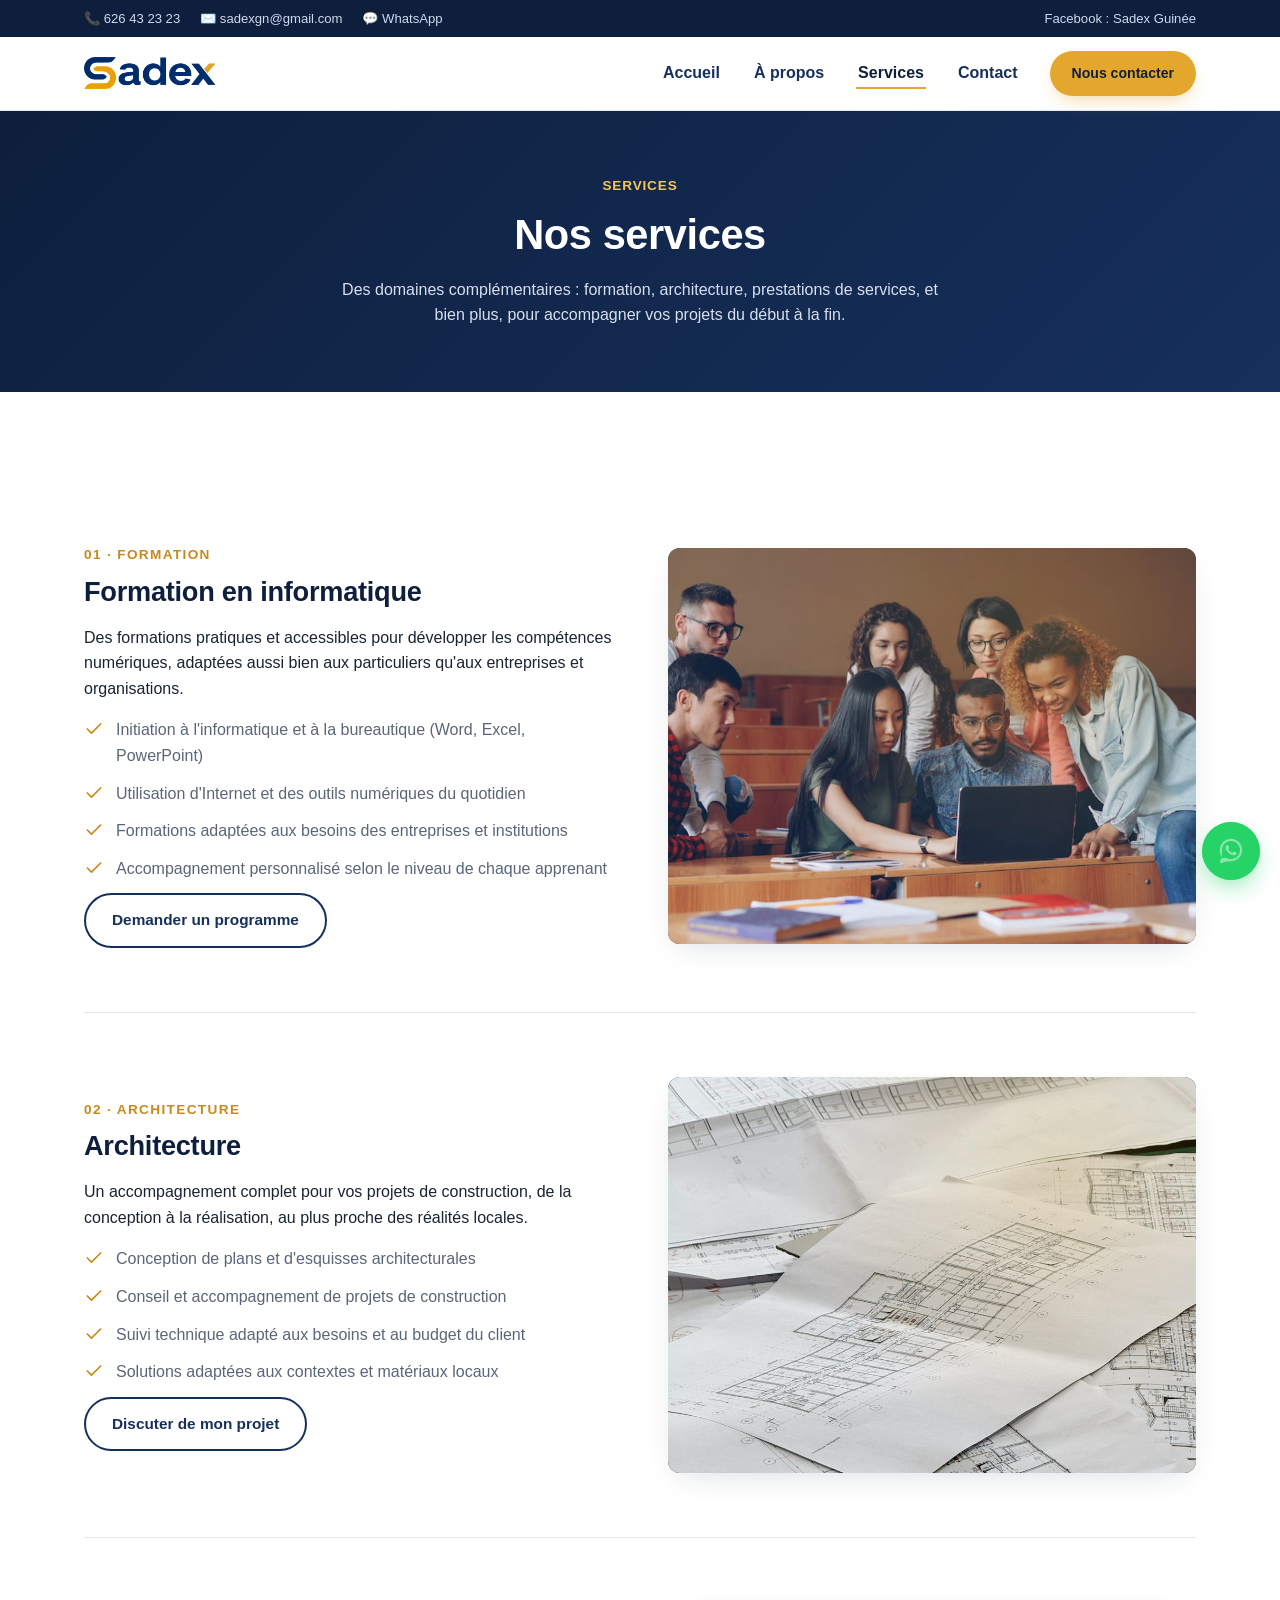
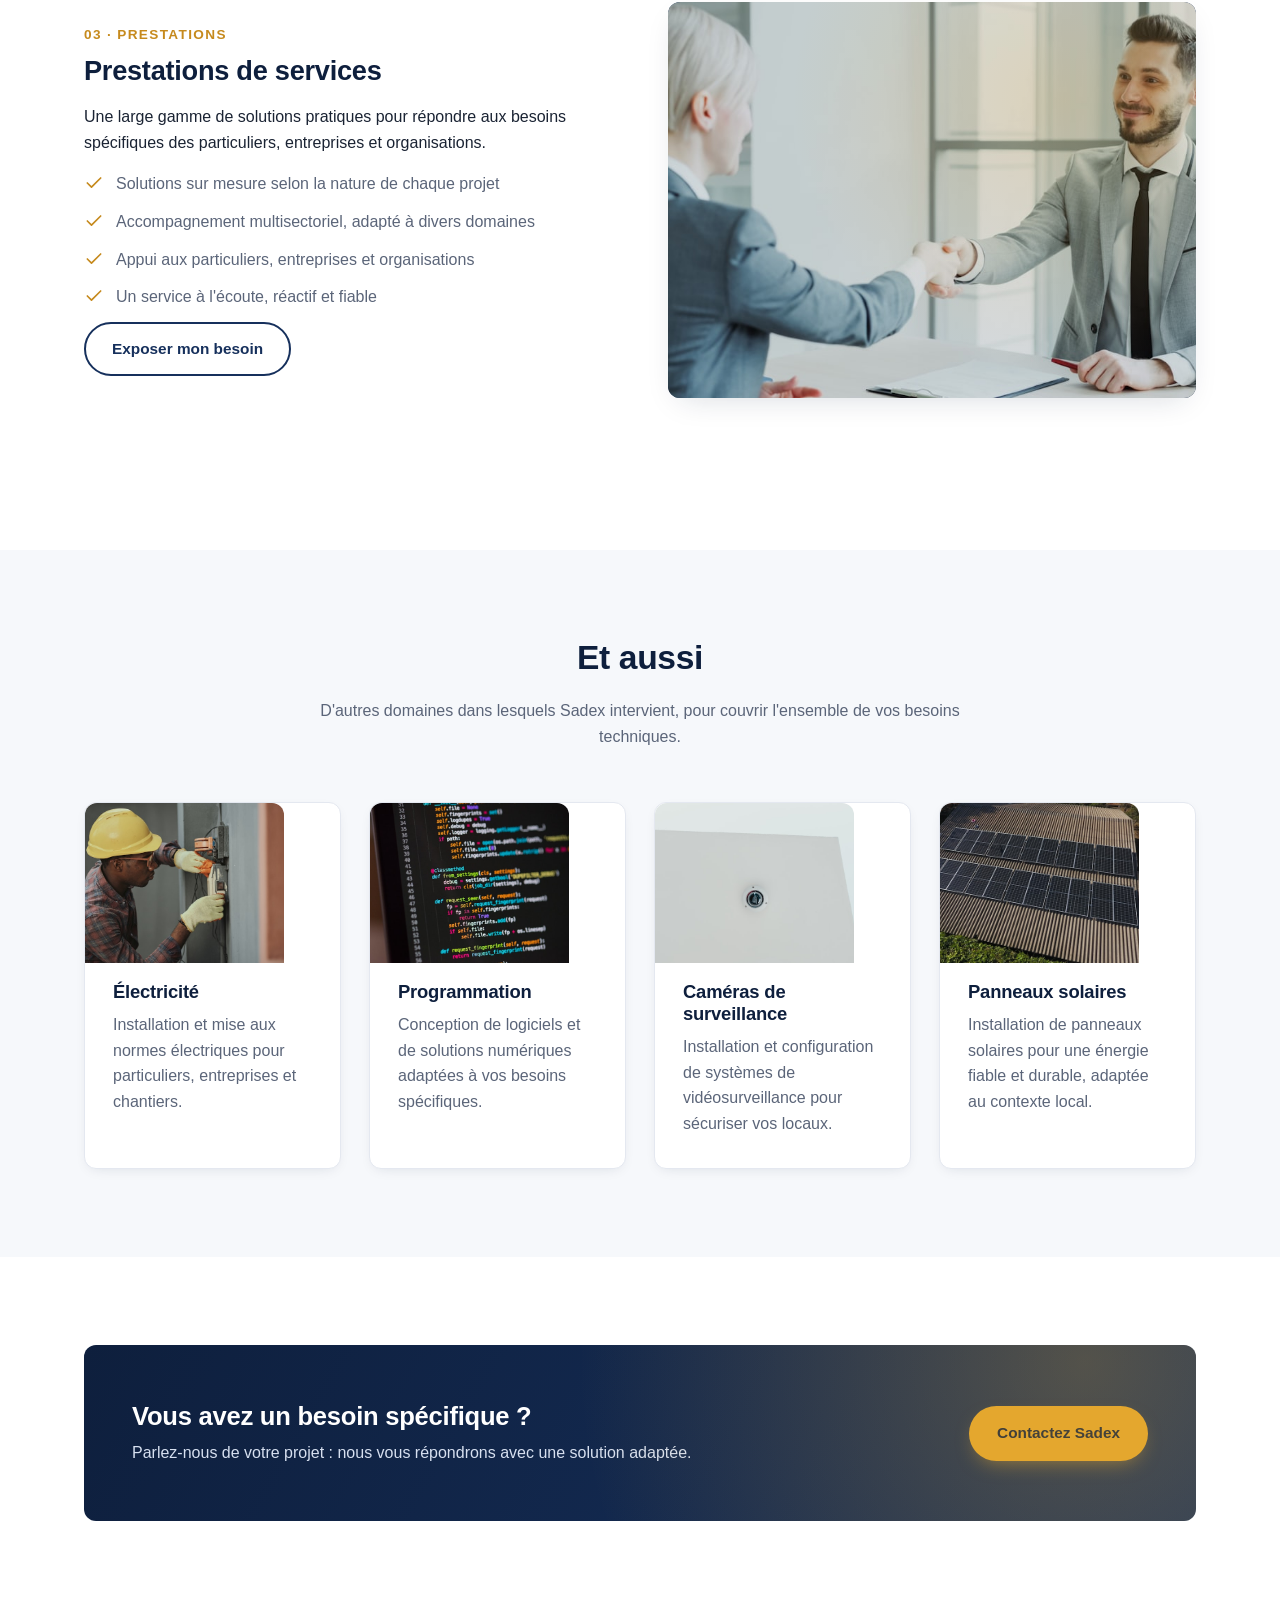
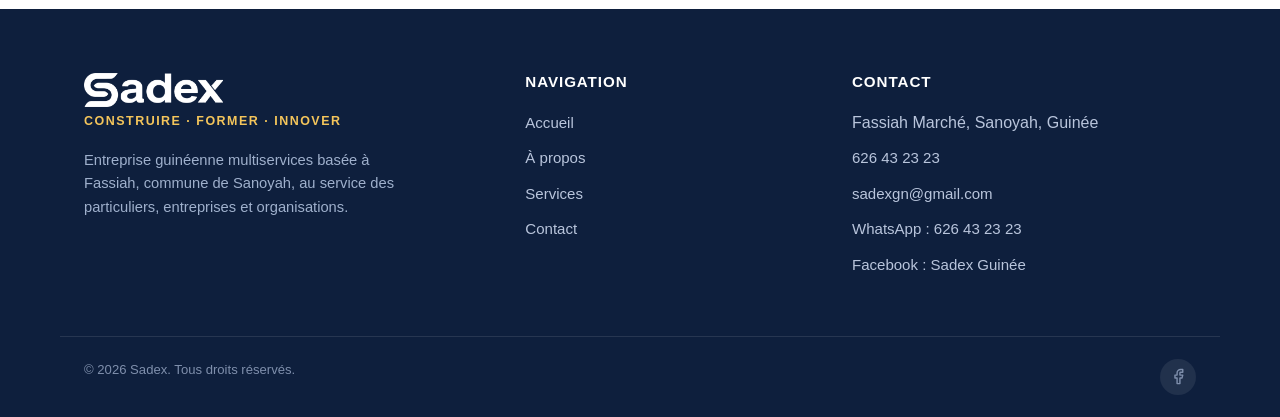
<file: services.html>
<!DOCTYPE html>
<html lang="fr">
<head>
<meta charset="UTF-8">
<meta name="viewport" content="width=device-width, initial-scale=1.0, viewport-fit=cover">
<title>Services de Sadex | Formation, Architecture, Prestations</title>
<meta name="description" content="Les services de Sadex : formation en informatique, architecture et prestations de services pour particuliers, entreprises et organisations à Fassiah, Sanoyah.">
<link rel="icon" type="image/svg+xml" href="assets/favicon.svg">
<link rel="stylesheet" href="css/style.css">
</head>
<body>

<header class="site-header">
  <div class="topbar">
    <div class="container topbar-inner">
      <div class="topbar-contacts">
        <a href="tel:+224626432323">📞 626 43 23 23</a>
        <a href="mailto:sadexgn@gmail.com">✉️ sadexgn@gmail.com</a>
        <a class="whatsapp-link" href="https://wa.me/224626432323?text=Bonjour%20Sadex%2C%20je%20vous%20contacte%20depuis%20votre%20site%20web." target="_blank" rel="noopener">💬 WhatsApp</a>
      </div>
      <div class="topbar-social">
        <a href="https://www.facebook.com/search/pages/?q=Sadex%20Guin%C3%A9e" target="_blank" rel="noopener">Facebook : Sadex Guinée</a>
      </div>
    </div>
  </div>

  <nav class="navbar container">
    <a href="index.html" class="logo" aria-label="Sadex, Accueil">
      <img class="logo-wordmark" src="assets/logo.png" alt="Sadex">
    </a>
    <button class="nav-toggle" aria-label="Ouvrir le menu" aria-expanded="false">
      <span></span><span></span><span></span>
    </button>
    <ul class="nav-links">
      <li><a href="index.html">Accueil</a></li>
      <li><a href="apropos.html">À propos</a></li>
      <li><a href="services.html" class="active">Services</a></li>
      <li><a href="contact.html">Contact</a></li>
      <li><a href="contact.html" class="btn btn-primary btn-sm">Nous contacter</a></li>
    </ul>
  </nav>
</header>

<main>

  <section class="page-hero">
    <div class="container">
      <div class="breadcrumb">Services</div>
      <h1>Nos services</h1>
      <p>Des domaines complémentaires : formation, architecture, prestations de services, et bien plus, pour accompagner vos projets du début à la fin.</p>
    </div>
  </section>

  <section class="section">
    <div class="container">

      <!-- FORMATION EN INFORMATIQUE -->
      <div class="service-block" id="formation">
        <div>
          <span class="service-number">01 · Formation</span>
          <h2>Formation en informatique</h2>
          <p>Des formations pratiques et accessibles pour développer les compétences numériques, adaptées aussi bien aux particuliers qu'aux entreprises et organisations.</p>
          <ul class="check-list">
            <li>
              <svg viewBox="0 0 24 24" fill="none" stroke="currentColor" stroke-width="2" stroke-linecap="round" stroke-linejoin="round"><polyline points="20 6 9 17 4 12"/></svg>
              Initiation à l'informatique et à la bureautique (Word, Excel, PowerPoint)
            </li>
            <li>
              <svg viewBox="0 0 24 24" fill="none" stroke="currentColor" stroke-width="2" stroke-linecap="round" stroke-linejoin="round"><polyline points="20 6 9 17 4 12"/></svg>
              Utilisation d'Internet et des outils numériques du quotidien
            </li>
            <li>
              <svg viewBox="0 0 24 24" fill="none" stroke="currentColor" stroke-width="2" stroke-linecap="round" stroke-linejoin="round"><polyline points="20 6 9 17 4 12"/></svg>
              Formations adaptées aux besoins des entreprises et institutions
            </li>
            <li>
              <svg viewBox="0 0 24 24" fill="none" stroke="currentColor" stroke-width="2" stroke-linecap="round" stroke-linejoin="round"><polyline points="20 6 9 17 4 12"/></svg>
              Accompagnement personnalisé selon le niveau de chaque apprenant
            </li>
          </ul>
          <a href="contact.html" class="btn btn-outline-navy">Demander un programme</a>
        </div>
        <div class="service-visual">
          <img src="assets/images/formation-informatique.jpg" alt="Groupe de personnes suivant une formation en informatique autour d'un ordinateur portable" loading="lazy">
        </div>
      </div>

      <!-- ARCHITECTURE -->
      <div class="service-block" id="architecture">
        <div>
          <span class="service-number">02 · Architecture</span>
          <h2>Architecture</h2>
          <p>Un accompagnement complet pour vos projets de construction, de la conception à la réalisation, au plus proche des réalités locales.</p>
          <ul class="check-list">
            <li>
              <svg viewBox="0 0 24 24" fill="none" stroke="currentColor" stroke-width="2" stroke-linecap="round" stroke-linejoin="round"><polyline points="20 6 9 17 4 12"/></svg>
              Conception de plans et d'esquisses architecturales
            </li>
            <li>
              <svg viewBox="0 0 24 24" fill="none" stroke="currentColor" stroke-width="2" stroke-linecap="round" stroke-linejoin="round"><polyline points="20 6 9 17 4 12"/></svg>
              Conseil et accompagnement de projets de construction
            </li>
            <li>
              <svg viewBox="0 0 24 24" fill="none" stroke="currentColor" stroke-width="2" stroke-linecap="round" stroke-linejoin="round"><polyline points="20 6 9 17 4 12"/></svg>
              Suivi technique adapté aux besoins et au budget du client
            </li>
            <li>
              <svg viewBox="0 0 24 24" fill="none" stroke="currentColor" stroke-width="2" stroke-linecap="round" stroke-linejoin="round"><polyline points="20 6 9 17 4 12"/></svg>
              Solutions adaptées aux contextes et matériaux locaux
            </li>
          </ul>
          <a href="contact.html" class="btn btn-outline-navy">Discuter de mon projet</a>
        </div>
        <div class="service-visual">
          <img src="assets/images/architecture.jpg" alt="Plans architecturaux et documents techniques déployés sur une table" loading="lazy">
        </div>
      </div>

      <!-- PRESTATIONS DE SERVICES -->
      <div class="service-block" id="prestations">
        <div>
          <span class="service-number">03 · Prestations</span>
          <h2>Prestations de services</h2>
          <p>Une large gamme de solutions pratiques pour répondre aux besoins spécifiques des particuliers, entreprises et organisations.</p>
          <ul class="check-list">
            <li>
              <svg viewBox="0 0 24 24" fill="none" stroke="currentColor" stroke-width="2" stroke-linecap="round" stroke-linejoin="round"><polyline points="20 6 9 17 4 12"/></svg>
              Solutions sur mesure selon la nature de chaque projet
            </li>
            <li>
              <svg viewBox="0 0 24 24" fill="none" stroke="currentColor" stroke-width="2" stroke-linecap="round" stroke-linejoin="round"><polyline points="20 6 9 17 4 12"/></svg>
              Accompagnement multisectoriel, adapté à divers domaines
            </li>
            <li>
              <svg viewBox="0 0 24 24" fill="none" stroke="currentColor" stroke-width="2" stroke-linecap="round" stroke-linejoin="round"><polyline points="20 6 9 17 4 12"/></svg>
              Appui aux particuliers, entreprises et organisations
            </li>
            <li>
              <svg viewBox="0 0 24 24" fill="none" stroke="currentColor" stroke-width="2" stroke-linecap="round" stroke-linejoin="round"><polyline points="20 6 9 17 4 12"/></svg>
              Un service à l'écoute, réactif et fiable
            </li>
          </ul>
          <a href="contact.html" class="btn btn-outline-navy">Exposer mon besoin</a>
        </div>
        <div class="service-visual">
          <img src="assets/images/prestations-services.jpg" alt="Deux professionnels se serrant la main lors d'un rendez-vous de service" loading="lazy">
        </div>
      </div>

    </div>
  </section>

  <!-- AUTRES SERVICES -->
  <section class="section section-alt">
    <div class="container">
      <div class="section-head">
        <h2>Et aussi</h2>
        <p>D'autres domaines dans lesquels Sadex intervient, pour couvrir l'ensemble de vos besoins techniques.</p>
      </div>
      <div class="grid grid-4">

        <div class="card" id="electricite">
          <img class="card-photo" src="assets/images/electricite.jpg" alt="Électricien installant un équipement électrique mural" loading="lazy">
          <h3>Électricité</h3>
          <p>Installation et mise aux normes électriques pour particuliers, entreprises et chantiers.</p>
        </div>

        <div class="card" id="programmation">
          <img class="card-photo" src="assets/images/programmation.jpg" alt="Écran affichant du code informatique" loading="lazy">
          <h3>Programmation</h3>
          <p>Conception de logiciels et de solutions numériques adaptées à vos besoins spécifiques.</p>
        </div>

        <div class="card" id="videosurveillance">
          <img class="card-photo" src="assets/images/videosurveillance.jpg" alt="Caméra de surveillance installée au plafond" loading="lazy">
          <h3>Caméras de surveillance</h3>
          <p>Installation et configuration de systèmes de vidéosurveillance pour sécuriser vos locaux.</p>
        </div>

        <div class="card" id="solaire">
          <img class="card-photo" src="assets/images/solaire.jpg" alt="Panneaux solaires installés sur un toit" loading="lazy">
          <h3>Panneaux solaires</h3>
          <p>Installation de panneaux solaires pour une énergie fiable et durable, adaptée au contexte local.</p>
        </div>

      </div>
    </div>
  </section>

  <!-- CTA -->
  <section class="section">
    <div class="container">
      <div class="cta-banner">
        <div>
          <h2>Vous avez un besoin spécifique ?</h2>
          <p>Parlez-nous de votre projet : nous vous répondrons avec une solution adaptée.</p>
        </div>
        <a href="contact.html" class="btn btn-primary">Contactez Sadex</a>
      </div>
    </div>
  </section>

</main>

<footer class="site-footer">
  <div class="container footer-grid">
    <div class="footer-brand">
      <a href="index.html" class="logo">
        <img class="logo-wordmark" src="assets/logo-white.png" alt="Sadex">
      </a>
      <span class="footer-tagline">Construire · Former · Innover</span>
      <p>Entreprise guinéenne multiservices basée à Fassiah, commune de Sanoyah, au service des particuliers, entreprises et organisations.</p>
    </div>
    <div class="footer-links">
      <h4>Navigation</h4>
      <ul>
        <li><a href="index.html">Accueil</a></li>
        <li><a href="apropos.html">À propos</a></li>
        <li><a href="services.html">Services</a></li>
        <li><a href="contact.html">Contact</a></li>
      </ul>
    </div>
    <div class="footer-contact">
      <h4>Contact</h4>
      <ul>
        <li>Fassiah Marché, Sanoyah, Guinée</li>
        <li><a href="tel:+224626432323">626 43 23 23</a></li>
        <li><a href="mailto:sadexgn@gmail.com">sadexgn@gmail.com</a></li>
        <li><a class="whatsapp-link" href="https://wa.me/224626432323?text=Bonjour%20Sadex%2C%20je%20vous%20contacte%20depuis%20votre%20site%20web." target="_blank" rel="noopener">WhatsApp : 626 43 23 23</a></li>
        <li><a href="https://www.facebook.com/search/pages/?q=Sadex%20Guin%C3%A9e" target="_blank" rel="noopener">Facebook : Sadex Guinée</a></li>
      </ul>
    </div>
  </div>
  <div class="footer-bottom container">
    <p>© 2026 Sadex. Tous droits réservés.</p>
    <div class="footer-social">
      <a href="https://www.facebook.com/search/pages/?q=Sadex%20Guin%C3%A9e" target="_blank" rel="noopener" aria-label="Facebook">
        <svg viewBox="0 0 24 24" fill="none" stroke="currentColor" stroke-width="2" stroke-linecap="round" stroke-linejoin="round"><path d="M18 2h-3a5 5 0 0 0-5 5v3H7v4h3v8h4v-8h3l1-4h-4V7a1 1 0 0 1 1-1h3z"/></svg>
      </a>
    </div>
  </div>
</footer>

<a
  class="whatsapp-float"
  href="https://wa.me/224626432323?text=Bonjour%20Sadex%2C%20je%20vous%20contacte%20depuis%20votre%20site%20web."
  target="_blank"
  rel="noopener"
  aria-label="Contacter Sadex sur WhatsApp">
  <span class="whatsapp-ping" aria-hidden="true"></span>
  <svg viewBox="0 0 32 32" fill="currentColor" aria-hidden="true"><path d="M16.001 3C9.373 3 4 8.373 4 15c0 2.393.7 4.62 1.902 6.49L4 29l7.72-1.87A11.94 11.94 0 0 0 16.001 27C22.628 27 28 21.627 28 15S22.628 3 16.001 3zm0 21.6c-1.98 0-3.86-.55-5.47-1.5l-.39-.23-4.58 1.11 1.13-4.47-.25-.4A9.53 9.53 0 0 1 6.4 15c0-5.29 4.31-9.6 9.6-9.6s9.6 4.31 9.6 9.6-4.31 9.6-9.6 9.6zm5.3-7.19c-.29-.15-1.72-.85-1.99-.94-.27-.1-.46-.15-.66.15-.19.29-.75.94-.92 1.13-.17.19-.34.22-.63.07-.29-.15-1.22-.45-2.32-1.43-.86-.77-1.44-1.71-1.61-2-.17-.29-.02-.44.13-.59.13-.13.29-.34.44-.51.15-.17.19-.29.29-.48.1-.19.05-.36-.02-.51-.07-.15-.66-1.59-.9-2.18-.24-.57-.48-.49-.66-.5-.17-.01-.36-.01-.56-.01-.19 0-.51.07-.78.36-.27.29-1.02 1-1.02 2.44s1.05 2.83 1.19 3.02c.15.19 2.06 3.15 5 4.42.7.3 1.24.48 1.67.61.7.22 1.34.19 1.84.11.56-.08 1.72-.7 1.96-1.38.24-.68.24-1.26.17-1.38-.07-.12-.26-.19-.55-.34z"/></svg>
</a>

<script src="js/script.js"></script>
</body>
</html>
</file>
<file: css/style.css>
/* ==========================================================================
   SADEX : Site vitrine
   Feuille de style principale
   ========================================================================== */

:root {
  --navy-dark: #0e1f3d;
  --navy: #16305c;
  --navy-light: #24457d;
  --navy-soft: #eef2f8;
  --gold: #e4a72e;
  --gold-light: #f4c55b;
  --gold-dark: #c68a1d;
  --bg: #ffffff;
  --bg-alt: #f6f8fb;
  --text: #1a2333;
  --text-muted: #5b6579;
  --border: #e4e8f0;
  --radius: 12px;
  --radius-sm: 8px;
  --shadow: 0 10px 30px -12px rgba(14, 31, 61, 0.18);
  --shadow-sm: 0 4px 14px -6px rgba(14, 31, 61, 0.15);
  --font: -apple-system, BlinkMacSystemFont, "Segoe UI", Roboto, Helvetica, Arial, sans-serif;
  --container: 1160px;
}

* {
  box-sizing: border-box;
}

html {
  scroll-behavior: smooth;
}

body {
  margin: 0;
  font-family: var(--font);
  color: var(--text);
  background: var(--bg);
  line-height: 1.6;
  -webkit-font-smoothing: antialiased;
  overflow-x: hidden;
  width: 100%;
}

img, svg, iframe {
  max-width: 100%;
  display: block;
}

/* Empêche les enfants flex/grid de forcer un débordement horizontal */
.grid > *,
.hero-actions > *,
.contact-info-item,
.form-row > * {
  min-width: 0;
}

.contact-info-item a,
.contact-info-item p {
  word-break: break-word;
}

a {
  color: inherit;
  text-decoration: none;
}

ul {
  list-style: none;
  margin: 0;
  padding: 0;
}

h1, h2, h3, h4 {
  font-weight: 800;
  line-height: 1.2;
  margin: 0 0 0.6em;
  color: var(--navy-dark);
  letter-spacing: -0.01em;
}

p {
  margin: 0 0 1em;
}

.container {
  width: 100%;
  max-width: var(--container);
  margin: 0 auto;
  padding: 0 24px;
}

/* ---------- Buttons ---------- */
.btn {
  display: inline-flex;
  align-items: center;
  justify-content: center;
  gap: 8px;
  padding: 13px 26px;
  border-radius: 999px;
  font-weight: 700;
  font-size: 0.96rem;
  border: 2px solid transparent;
  cursor: pointer;
  transition: transform 0.15s ease, box-shadow 0.15s ease, background 0.15s ease, color 0.15s ease;
  white-space: nowrap;
}

.btn:hover {
  transform: translateY(-2px);
}

.btn-primary {
  background: var(--gold);
  color: var(--navy-dark);
  box-shadow: 0 8px 20px -8px rgba(228, 167, 46, 0.6);
}

.btn-primary:hover {
  background: var(--gold-light);
}

.btn-outline {
  background: transparent;
  border-color: rgba(255, 255, 255, 0.55);
  color: #fff;
}

.btn-outline:hover {
  background: rgba(255, 255, 255, 0.12);
}

.btn-outline-navy {
  background: transparent;
  border-color: var(--navy);
  color: var(--navy);
}

.btn-outline-navy:hover {
  background: var(--navy);
  color: #fff;
}

.btn-sm {
  padding: 9px 20px;
  font-size: 0.88rem;
}

/* ---------- Logo ---------- */
.logo {
  display: flex;
  align-items: center;
  font-family: var(--font);
  flex-shrink: 0;
}

.logo-wordmark {
  height: 32px;
  width: auto;
  max-width: none;
  display: block;
  flex-shrink: 0;
  object-fit: contain;
}

.footer-brand .logo-wordmark {
  height: 34px;
}

/* ---------- Header ---------- */
.topbar {
  background: var(--navy-dark);
  color: #cfd9ec;
  font-size: 0.82rem;
}

.topbar-inner {
  display: flex;
  align-items: center;
  justify-content: space-between;
  padding: 8px 24px;
  gap: 16px;
  flex-wrap: wrap;
}

.topbar-contacts {
  display: flex;
  gap: 20px;
  flex-wrap: wrap;
}

.topbar-contacts a,
.topbar-social a {
  color: #cfd9ec;
  transition: color 0.15s ease;
}

.topbar-contacts a:hover,
.topbar-social a:hover {
  color: var(--gold-light);
}

.site-header {
  position: sticky;
  top: 0;
  z-index: 100;
  background: #fff;
  border-bottom: 1px solid var(--border);
}

.navbar {
  display: flex;
  align-items: center;
  justify-content: space-between;
  padding: 14px 24px;
  gap: 20px;
}

.nav-links {
  display: flex;
  align-items: center;
  gap: 30px;
}

.nav-links a:not(.btn) {
  font-weight: 600;
  color: var(--navy);
  padding: 6px 2px;
  border-bottom: 2px solid transparent;
  transition: border-color 0.15s ease, color 0.15s ease;
}

.nav-links a:not(.btn):hover,
.nav-links a.active {
  border-color: var(--gold);
  color: var(--navy-dark);
}

.nav-toggle {
  display: none;
  flex-direction: column;
  justify-content: center;
  gap: 5px;
  width: 40px;
  height: 40px;
  border: none;
  background: transparent;
  cursor: pointer;
}

.nav-toggle span {
  width: 100%;
  height: 2.5px;
  background: var(--navy);
  border-radius: 2px;
  transition: transform 0.2s ease, opacity 0.2s ease;
}

/* ---------- Hero (home) ---------- */
.hero {
  position: relative;
  background: linear-gradient(135deg, var(--navy-dark) 0%, var(--navy) 55%, var(--navy-light) 100%);
  color: #fff;
  overflow: hidden;
}

.hero::after {
  content: "";
  position: absolute;
  inset: 0;
  background:
    radial-gradient(circle at 85% 20%, rgba(228, 167, 46, 0.28), transparent 45%),
    radial-gradient(circle at 10% 90%, rgba(228, 167, 46, 0.14), transparent 40%);
  pointer-events: none;
}

.hero-inner {
  position: relative;
  padding: 100px 24px 90px;
  max-width: 780px;
}

.eyebrow {
  display: inline-block;
  font-size: 0.78rem;
  font-weight: 700;
  letter-spacing: 0.14em;
  text-transform: uppercase;
  color: var(--gold-light);
  background: rgba(228, 167, 46, 0.14);
  border: 1px solid rgba(228, 167, 46, 0.35);
  padding: 6px 14px;
  border-radius: 999px;
  margin-bottom: 20px;
}

.hero h1 {
  color: #fff;
  font-size: clamp(2.1rem, 4.2vw, 3.2rem);
  margin-bottom: 0.5em;
}

.hero p.lead {
  font-size: 1.1rem;
  color: #d7e0f0;
  max-width: 620px;
  margin-bottom: 2em;
}

.hero-actions {
  display: flex;
  gap: 16px;
  flex-wrap: wrap;
}

/* ---------- Page hero (inner pages) ---------- */
.page-hero {
  background: linear-gradient(135deg, var(--navy-dark) 0%, var(--navy) 100%);
  color: #fff;
  padding: 64px 24px;
  text-align: center;
}

.page-hero h1 {
  color: #fff;
  font-size: clamp(1.9rem, 3.6vw, 2.6rem);
  margin-bottom: 0.4em;
}

.page-hero p {
  color: #d7e0f0;
  max-width: 620px;
  margin: 0 auto;
}

.breadcrumb {
  font-size: 0.85rem;
  color: var(--gold-light);
  font-weight: 600;
  letter-spacing: 0.06em;
  text-transform: uppercase;
  margin-bottom: 14px;
}

/* ---------- Sections ---------- */
.section {
  padding: 88px 0;
}

.section-alt {
  background: var(--bg-alt);
}

.section-head {
  max-width: 640px;
  margin: 0 auto 52px;
  text-align: center;
}

.section-head h2 {
  font-size: clamp(1.6rem, 2.8vw, 2.1rem);
}

.section-head p {
  color: var(--text-muted);
  margin: 0;
}

.section-head.align-left {
  text-align: left;
  margin: 0 0 44px;
}

/* ---------- Grids & cards ---------- */
.grid {
  display: grid;
  gap: 28px;
}

.grid-2 { grid-template-columns: repeat(2, 1fr); }
.grid-3 { grid-template-columns: repeat(3, 1fr); }
.grid-4 { grid-template-columns: repeat(4, 1fr); }

.card {
  background: #fff;
  border: 1px solid var(--border);
  border-radius: var(--radius);
  padding: 32px 28px;
  box-shadow: var(--shadow-sm);
  transition: transform 0.2s ease, box-shadow 0.2s ease;
}

.card:hover {
  transform: translateY(-4px);
  box-shadow: var(--shadow);
}

.card-photo {
  width: calc(100% + 56px);
  height: 160px;
  object-fit: cover;
  display: block;
  margin: -32px -28px 18px;
  border-radius: var(--radius) var(--radius) 0 0;
}

.card-icon {
  width: 52px;
  height: 52px;
  border-radius: var(--radius-sm);
  background: var(--navy-soft);
  display: flex;
  align-items: center;
  justify-content: center;
  margin-bottom: 18px;
  color: var(--navy);
}

.card-icon svg {
  width: 26px;
  height: 26px;
}

.card-badge {
  width: 64px;
  height: 64px;
  border-radius: 50%;
  background: linear-gradient(135deg, var(--navy), var(--navy-dark));
  display: flex;
  align-items: center;
  justify-content: center;
  margin: 4px 0 22px;
  position: relative;
  box-shadow: 0 12px 22px -10px rgba(22, 48, 92, 0.5);
}

.card-badge::before {
  content: "";
  position: absolute;
  inset: -8px;
  border-radius: 50%;
  border: 1.5px solid rgba(228, 167, 46, 0.35);
}

.card-badge svg {
  width: 28px;
  height: 28px;
  color: var(--gold);
  position: relative;
}

.card h3 {
  font-size: 1.15rem;
  margin-bottom: 0.5em;
}

.card p {
  color: var(--text-muted);
  margin-bottom: 0;
}

.card-link {
  display: inline-flex;
  align-items: center;
  gap: 6px;
  margin-top: 16px;
  font-weight: 700;
  color: var(--navy);
  font-size: 0.92rem;
}

.card-link svg {
  width: 16px;
  height: 16px;
  transition: transform 0.15s ease;
}

.card:hover .card-link svg {
  transform: translateX(3px);
}

/* Service detail blocks */
.service-block {
  display: grid;
  grid-template-columns: 1fr 1fr;
  gap: 56px;
  align-items: center;
  padding: 64px 0;
  border-bottom: 1px solid var(--border);
}

.service-block:last-child {
  border-bottom: none;
}

.service-block:nth-child(even) .service-visual {
  order: 2;
}

.service-number {
  font-size: 0.85rem;
  font-weight: 800;
  color: var(--gold-dark);
  letter-spacing: 0.1em;
  text-transform: uppercase;
  margin-bottom: 10px;
  display: block;
}

.service-block h2 {
  font-size: 1.7rem;
}

.check-list li {
  display: flex;
  gap: 12px;
  align-items: flex-start;
  margin-bottom: 12px;
  color: var(--text-muted);
}

.check-list svg {
  flex: none;
  width: 20px;
  height: 20px;
  color: var(--gold-dark);
  margin-top: 2px;
}

.service-visual {
  background: linear-gradient(150deg, var(--navy) 0%, var(--navy-dark) 100%);
  border-radius: var(--radius);
  aspect-ratio: 4 / 3;
  display: flex;
  align-items: center;
  justify-content: center;
  position: relative;
  overflow: hidden;
  box-shadow: var(--shadow);
}

.service-visual::after {
  content: "";
  position: absolute;
  inset: 0;
  background: radial-gradient(circle at 75% 25%, rgba(228, 167, 46, 0.22), transparent 55%);
  pointer-events: none;
}

.service-visual svg {
  width: 34%;
  height: 34%;
  color: var(--gold);
  position: relative;
}

.service-visual img {
  width: 100%;
  height: 100%;
  object-fit: cover;
  display: block;
}

/* ---------- Values (about page) ---------- */
.value-card {
  text-align: center;
}

.value-card .card-icon,
.value-card .card-badge {
  margin-left: auto;
  margin-right: auto;
}

/* ---------- Stats ---------- */
.stats {
  display: grid;
  grid-template-columns: repeat(3, 1fr);
  gap: 24px;
  text-align: center;
}

.stat h3 {
  font-size: 2.3rem;
  color: var(--gold-dark);
  margin-bottom: 0.1em;
}

.stat p {
  color: var(--text-muted);
  margin: 0;
  font-weight: 600;
}

/* ---------- CTA banner ---------- */
.cta-banner {
  background: linear-gradient(120deg, var(--navy-dark), var(--navy));
  color: #fff;
  border-radius: var(--radius);
  padding: 56px 48px;
  display: flex;
  align-items: center;
  justify-content: space-between;
  gap: 32px;
  flex-wrap: wrap;
  position: relative;
  overflow: hidden;
}

.cta-banner::after {
  content: "";
  position: absolute;
  inset: 0;
  background: radial-gradient(circle at 90% 10%, rgba(228, 167, 46, 0.3), transparent 50%);
  pointer-events: none;
}

.cta-banner h2 {
  color: #fff;
  margin-bottom: 0.3em;
  font-size: 1.6rem;
  position: relative;
}

.cta-banner p {
  color: #d7e0f0;
  margin: 0;
  position: relative;
}

.cta-banner .btn {
  position: relative;
}

/* ---------- Contact page ---------- */
.contact-grid {
  display: grid;
  grid-template-columns: 1fr 1.15fr;
  gap: 48px;
  align-items: start;
}

.contact-info-list {
  display: flex;
  flex-direction: column;
  gap: 18px;
  margin-bottom: 28px;
}

.contact-info-item {
  display: flex;
  gap: 16px;
  align-items: flex-start;
  background: #fff;
  border: 1px solid var(--border);
  border-radius: var(--radius-sm);
  padding: 18px 20px;
}

.contact-info-item .card-icon {
  margin-bottom: 0;
  flex: none;
}

.contact-info-item h4 {
  margin: 0 0 4px;
  font-size: 0.98rem;
}

.contact-info-item p,
.contact-info-item a {
  margin: 0;
  color: var(--text-muted);
}

.contact-info-item a:hover {
  color: var(--navy);
}

.map-frame {
  border-radius: var(--radius);
  overflow: hidden;
  border: 1px solid var(--border);
  box-shadow: var(--shadow-sm);
}

.map-frame iframe {
  width: 100%;
  height: 260px;
  border: 0;
  display: block;
}

.contact-form {
  background: #fff;
  border: 1px solid var(--border);
  border-radius: var(--radius);
  padding: 36px;
  box-shadow: var(--shadow-sm);
}

.form-row {
  display: grid;
  grid-template-columns: 1fr 1fr;
  gap: 18px;
}

.field {
  margin-bottom: 18px;
}

.field label {
  display: block;
  font-weight: 700;
  font-size: 0.88rem;
  margin-bottom: 6px;
  color: var(--navy-dark);
}

.field input,
.field textarea,
.field select {
  width: 100%;
  padding: 12px 14px;
  border: 1.5px solid var(--border);
  border-radius: var(--radius-sm);
  font-family: var(--font);
  font-size: 0.95rem;
  color: var(--text);
  background: var(--bg-alt);
  transition: border-color 0.15s ease, background 0.15s ease;
}

.field input:focus,
.field textarea:focus,
.field select:focus {
  outline: none;
  border-color: var(--gold);
  background: #fff;
}

.field textarea {
  resize: vertical;
  min-height: 130px;
}

.form-note {
  font-size: 0.82rem;
  color: var(--text-muted);
  margin-top: 12px;
}

.form-success {
  display: none;
  background: #eaf6ee;
  color: #1e6b3a;
  border: 1px solid #bfe6cb;
  padding: 12px 16px;
  border-radius: var(--radius-sm);
  font-size: 0.9rem;
  margin-bottom: 18px;
}

.form-success.visible {
  display: block;
}

/* ---------- Footer ---------- */
.site-footer {
  background: var(--navy-dark);
  color: #b9c5dc;
  padding-top: 64px;
}

.footer-grid {
  display: grid;
  grid-template-columns: 1.4fr 1fr 1.2fr;
  gap: 40px;
  padding-bottom: 48px;
  border-bottom: 1px solid rgba(255, 255, 255, 0.1);
}

.footer-brand p {
  color: #9fb0cc;
  max-width: 320px;
  margin-top: 16px;
  font-size: 0.92rem;
}

.footer-tagline {
  color: var(--gold-light);
  font-weight: 700;
  font-size: 0.78rem;
  letter-spacing: 0.12em;
  text-transform: uppercase;
  margin-top: 10px;
}

.site-footer h4 {
  color: #fff;
  font-size: 0.95rem;
  text-transform: uppercase;
  letter-spacing: 0.06em;
  margin-bottom: 18px;
}

.site-footer ul li {
  margin-bottom: 10px;
}

.site-footer ul li a {
  color: #b9c5dc;
  transition: color 0.15s ease;
  font-size: 0.94rem;
}

.site-footer ul li a:hover {
  color: var(--gold-light);
}

.footer-bottom {
  display: flex;
  justify-content: space-between;
  align-items: center;
  flex-wrap: wrap;
  gap: 10px;
  padding: 22px 24px;
  font-size: 0.82rem;
  color: #7f8fac;
}

.footer-social {
  display: flex;
  gap: 14px;
}

.footer-social a {
  width: 36px;
  height: 36px;
  border-radius: 50%;
  background: rgba(255, 255, 255, 0.08);
  display: flex;
  align-items: center;
  justify-content: center;
  transition: background 0.15s ease;
}

.footer-social a:hover {
  background: var(--gold);
  color: var(--navy-dark);
}

.footer-social svg {
  width: 17px;
  height: 17px;
}

/* ---------- WhatsApp ---------- */
:root {
  --whatsapp: #25d366;
  --whatsapp-dark: #1da851;
}

.topbar-contacts a.whatsapp-link,
.footer-contact a.whatsapp-link {
  display: inline-flex;
  align-items: center;
  gap: 6px;
}

.whatsapp-float {
  position: fixed;
  right: 20px;
  bottom: calc(20px + env(safe-area-inset-bottom));
  width: 58px;
  height: 58px;
  border-radius: 50%;
  background: var(--whatsapp);
  color: #fff;
  display: flex;
  align-items: center;
  justify-content: center;
  box-shadow: 0 10px 24px -6px rgba(37, 211, 102, 0.6);
  z-index: 200;
  transition: transform 0.2s ease, background 0.2s ease;
}

.whatsapp-float:hover {
  background: var(--whatsapp-dark);
  transform: scale(1.07);
}

.whatsapp-float svg {
  width: 30px;
  height: 30px;
}

.whatsapp-float .whatsapp-ping {
  position: absolute;
  inset: 0;
  border-radius: 50%;
  background: var(--whatsapp);
  opacity: 0.55;
  animation: whatsappPing 2.2s ease-out infinite;
}

@keyframes whatsappPing {
  0% { transform: scale(1); opacity: 0.55; }
  100% { transform: scale(1.7); opacity: 0; }
}

@media (prefers-reduced-motion: reduce) {
  .whatsapp-float .whatsapp-ping { animation: none; display: none; }
}

/* ---------- Animations au scroll ---------- */
.reveal {
  opacity: 0;
  transform: translateY(26px);
  transition: opacity 0.65s ease, transform 0.65s ease;
}

.reveal.is-visible {
  opacity: 1;
  transform: translateY(0);
}

/* Cascade dans les grilles de cartes */
.grid > .reveal:nth-child(1) { transition-delay: 0s; }
.grid > .reveal:nth-child(2) { transition-delay: 0.08s; }
.grid > .reveal:nth-child(3) { transition-delay: 0.16s; }
.grid > .reveal:nth-child(4) { transition-delay: 0.24s; }

.contact-info-list > .reveal:nth-child(1) { transition-delay: 0s; }
.contact-info-list > .reveal:nth-child(2) { transition-delay: 0.08s; }
.contact-info-list > .reveal:nth-child(3) { transition-delay: 0.16s; }
.contact-info-list > .reveal:nth-child(4) { transition-delay: 0.24s; }

@media (prefers-reduced-motion: reduce) {
  .reveal {
    opacity: 1;
    transform: none;
    transition: none;
  }
}

/* ---------- Responsive ---------- */
@media (max-width: 960px) {
  .grid-4 { grid-template-columns: repeat(2, 1fr); }
  .grid-3 { grid-template-columns: repeat(2, 1fr); }
  .stats { grid-template-columns: repeat(3, 1fr); }
  .service-block { grid-template-columns: 1fr; gap: 32px; }
  .service-block:nth-child(even) .service-visual { order: 0; }
  .service-visual { max-width: 340px; margin: 0 auto; }
  .contact-grid { grid-template-columns: 1fr; }
  .footer-grid { grid-template-columns: 1fr 1fr; }
  .footer-brand { grid-column: 1 / -1; }
}

@media (max-width: 720px) {
  .topbar-inner { justify-content: center; text-align: center; }
  .nav-toggle { display: flex; }
  .nav-links {
    position: absolute;
    top: 100%;
    left: 0;
    right: 0;
    background: #fff;
    flex-direction: column;
    align-items: flex-start;
    gap: 4px;
    padding: 10px 24px 20px;
    border-bottom: 1px solid var(--border);
    box-shadow: var(--shadow-sm);
    display: none;
  }
  .nav-links.open { display: flex; }
  .nav-links li { width: 100%; }
  .nav-links a:not(.btn) { display: block; padding: 12px 0; border-bottom: 1px solid var(--border); }
  .nav-links a.btn { margin-top: 10px; width: 100%; }
  .grid-4, .grid-3, .grid-2 { grid-template-columns: 1fr; }
  .stats { grid-template-columns: 1fr; gap: 32px; }
  .form-row { grid-template-columns: 1fr; }
  .cta-banner { flex-direction: column; text-align: center; padding: 40px 28px; }
  .hero-inner { padding: 72px 24px 64px; }
  .contact-form { padding: 26px; }
  .whatsapp-float { width: 54px; height: 54px; right: 16px; bottom: calc(16px + env(safe-area-inset-bottom)); }
  .whatsapp-float svg { width: 27px; height: 27px; }
}

/* Très petits écrans (iPhone SE, petits Android) */
@media (max-width: 400px) {
  .container { padding: 0 16px; }
  .topbar-inner { padding: 8px 16px; }
  .topbar-contacts, .topbar-social { font-size: 0.72rem; gap: 12px; }
  .navbar { padding: 12px 16px; }
  .logo-wordmark { height: 26px; }
  .hero-inner { padding: 56px 16px 48px; }
  .hero h1 { font-size: 1.7rem; }
  .hero p.lead { font-size: 1rem; }
  .page-hero { padding: 48px 16px; }
  .section { padding: 56px 0; }
  .card { padding: 24px 20px; }
  .cta-banner { padding: 32px 20px; }
  .cta-banner h2 { font-size: 1.35rem; }
  .contact-form { padding: 20px; }
  .map-frame iframe { height: 210px; }
  .whatsapp-float { width: 50px; height: 50px; right: 14px; bottom: calc(14px + env(safe-area-inset-bottom)); }
  .whatsapp-float svg { width: 25px; height: 25px; }
}

/* Écrans en mode paysage (téléphones à plat) */
@media (max-height: 480px) and (orientation: landscape) {
  .hero-inner { padding: 40px 24px; }
  .page-hero { padding: 36px 24px; }
  .whatsapp-float { width: 46px; height: 46px; }
}
</file>
<file: css/admin.css>
/* ==========================================================================
   SADEX — Espace Admin
   Interface de connexion, formulaires, et modèles de documents imprimables
   ========================================================================== */

body {
  background: var(--bg-alt);
}

/* ---------- Écran de connexion ---------- */
.login-gate {
  min-height: 100vh;
  display: flex;
  align-items: center;
  justify-content: center;
  padding: 24px;
  background: linear-gradient(135deg, var(--navy-dark) 0%, var(--navy) 60%, var(--navy-light) 100%);
}

.login-gate[hidden],
.admin-app[hidden],
.admin-panel[hidden],
.preview-overlay[hidden] {
  display: none !important;
}

.login-card {
  background: #fff;
  border-radius: var(--radius);
  padding: 44px 36px;
  width: 100%;
  max-width: 380px;
  text-align: center;
  box-shadow: var(--shadow);
}

.login-card h1 {
  font-size: 1.4rem;
  margin-bottom: 0.3em;
}

.login-card p {
  color: var(--text-muted);
  margin-bottom: 24px;
}

.login-card input[type="password"] {
  width: 100%;
  padding: 13px 14px;
  border: 1.5px solid var(--border);
  border-radius: var(--radius-sm);
  font-family: var(--font);
  font-size: 0.98rem;
  margin-bottom: 14px;
  background: var(--bg-alt);
}

.login-card input[type="password"]:focus {
  outline: none;
  border-color: var(--gold);
  background: #fff;
}

.login-error {
  color: #c0392b;
  font-size: 0.86rem;
  margin: 12px 0 0;
}

/* ---------- Structure admin ---------- */
.admin-app {
  min-height: 100vh;
}

.admin-header {
  background: #fff;
  border-bottom: 1px solid var(--border);
  padding: 14px 24px;
  display: flex;
  align-items: center;
  justify-content: space-between;
}

.admin-header-actions {
  display: flex;
  align-items: center;
  gap: 14px;
}

.admin-badge {
  background: var(--navy-soft);
  color: var(--navy);
  font-weight: 700;
  font-size: 0.78rem;
  letter-spacing: 0.06em;
  text-transform: uppercase;
  padding: 6px 12px;
  border-radius: 999px;
}

.admin-tabs {
  display: flex;
  gap: 8px;
  padding: 18px 24px 0;
  max-width: 900px;
  margin: 0 auto;
}

.admin-tab {
  background: #fff;
  border: 1.5px solid var(--border);
  border-bottom: none;
  padding: 12px 20px;
  border-radius: 10px 10px 0 0;
  font-weight: 700;
  font-size: 0.92rem;
  color: var(--text-muted);
  cursor: pointer;
}

.admin-tab.active {
  color: var(--navy);
  background: var(--bg-alt);
  border-color: var(--border);
}

.admin-main {
  padding: 0 24px 64px;
}

.admin-panel {
  max-width: 900px;
  margin: 0 auto;
}

.admin-form-card {
  background: var(--bg-alt);
  border: 1px solid var(--border);
  border-radius: 0 var(--radius) var(--radius) var(--radius);
  padding: 32px;
}

.admin-form-card h2 {
  font-size: 1.3rem;
  margin-bottom: 0.2em;
}

.admin-form-hint {
  color: var(--text-muted);
  font-size: 0.9rem;
  margin-bottom: 24px;
}

.admin-form-section {
  font-size: 1rem;
  color: var(--navy);
  margin: 28px 0 14px;
  padding-top: 18px;
  border-top: 1px solid var(--border);
}

.admin-form-card .field input,
.admin-form-card .field textarea,
.admin-form-card .field select {
  background: #fff;
}

.admin-form-card textarea {
  min-height: 90px;
}

.radio-group {
  display: flex;
  flex-wrap: wrap;
  gap: 10px 22px;
  padding: 12px 14px;
  background: #fff;
  border: 1.5px solid var(--border);
  border-radius: var(--radius-sm);
}

.radio-group label {
  display: flex;
  align-items: center;
  gap: 7px;
  font-weight: 600;
  font-size: 0.92rem;
  color: var(--text);
  cursor: pointer;
}

.radio-group input[type="radio"] {
  width: auto;
  accent-color: var(--navy);
}

.checkbox-label {
  display: flex;
  align-items: center;
  gap: 9px;
  font-weight: 600;
  font-size: 0.92rem;
  color: var(--text);
  cursor: pointer;
}

.checkbox-label input[type="checkbox"] {
  width: auto;
  accent-color: var(--navy);
}

/* ---------- Lignes répétables (formation / expérience CV) ---------- */
.repeatable-row {
  position: relative;
  background: #fff;
  border: 1px solid var(--border);
  border-radius: var(--radius-sm);
  padding: 20px 44px 4px 20px;
  margin-bottom: 14px;
}

.repeatable-remove {
  position: absolute;
  top: 10px;
  right: 10px;
  width: 26px;
  height: 26px;
  border-radius: 50%;
  border: none;
  background: var(--bg-alt);
  color: var(--text-muted);
  cursor: pointer;
  font-size: 0.85rem;
  line-height: 1;
}

.repeatable-remove:hover {
  background: #fdeaea;
  color: #c0392b;
}

/* ---------- Total en direct (facture/reçu) ---------- */
.inv-live-summary {
  background: var(--navy-soft);
  border: 1px solid rgba(22, 48, 92, 0.15);
  border-radius: var(--radius-sm);
  padding: 14px 18px;
  margin: 6px 0 24px;
}

.inv-live-row {
  display: flex;
  justify-content: space-between;
  align-items: baseline;
  font-size: 1.05rem;
  font-weight: 800;
  color: var(--navy-dark);
}

.inv-live-row + .inv-live-row {
  margin-top: 8px;
  padding-top: 8px;
  border-top: 1px solid rgba(22, 48, 92, 0.12);
}

.inv-live-row.inv-live-solde {
  color: #c0392b;
  font-size: 0.92rem;
}

/* ---------- Champs Paiement (mode / statut, bien distincts) ---------- */
.payment-field {
  background: #fff;
  border: 1.5px solid var(--border);
  border-radius: var(--radius-sm);
  padding: 16px 18px;
  margin-bottom: 14px;
}

.payment-field label {
  display: block;
  font-weight: 700;
  font-size: 0.9rem;
  color: var(--navy-dark);
  margin-bottom: 4px;
}

.field-hint {
  font-size: 0.78rem;
  color: var(--text-muted);
  margin: 0 0 10px;
}

/* ---------- Historique des factures/reçus ---------- */
.history-box {
  background: var(--bg-alt);
  border: 1px solid var(--border);
  border-radius: var(--radius-sm);
  padding: 18px 20px;
  margin-bottom: 28px;
}

.history-header {
  display: flex;
  align-items: center;
  justify-content: space-between;
  gap: 12px;
  margin-bottom: 10px;
}

.history-header h3 {
  font-size: 0.98rem;
  color: var(--navy-dark);
  margin: 0;
}

.history-status {
  font-size: 0.85rem;
  color: var(--text-muted);
  margin: 0;
}

.history-table-wrap {
  overflow-x: auto;
}

.history-table {
  width: 100%;
  border-collapse: collapse;
  margin-top: 8px;
}

.history-table th,
.history-table td {
  padding: 8px 10px;
  text-align: left;
  font-size: 0.84rem;
  border-bottom: 1px solid var(--border);
  white-space: nowrap;
}

.history-table th {
  color: var(--text-muted);
  font-weight: 700;
  text-transform: uppercase;
  font-size: 0.7rem;
  letter-spacing: 0.05em;
}

.history-table tbody tr:hover {
  background: #fff;
}

.history-edit-btn,
.history-delete-btn {
  border: none;
  background: none;
  font-weight: 700;
  font-size: 0.8rem;
  cursor: pointer;
  padding: 4px 8px;
  border-radius: 6px;
}

.history-edit-btn {
  color: var(--navy);
}

.history-edit-btn:hover {
  background: var(--navy-soft);
}

.history-delete-btn {
  color: #c0392b;
}

.history-delete-btn:hover {
  background: #fdeaea;
}

/* ---------- Tampon "PAYÉ" (ancré sur le bloc client, toujours vide à droite) ---------- */
.inv-stamp {
  position: absolute;
  top: 10px;
  right: 20px;
  border: 3px solid #1e8f4e;
  color: #1e8f4e;
  font-family: Georgia, "Times New Roman", serif;
  font-weight: 800;
  font-size: 1.3rem;
  letter-spacing: 0.12em;
  padding: 5px 14px;
  border-radius: 8px;
  transform: rotate(-10deg);
  opacity: 0.8;
  pointer-events: none;
  z-index: 5;
  text-transform: uppercase;
  mix-blend-mode: multiply;
}

/* ---------- Aperçu / impression ---------- */
.preview-overlay {
  position: fixed;
  inset: 0;
  background: #d9dde4;
  z-index: 500;
  overflow-y: auto;
  padding: 24px;
}

.preview-toolbar {
  max-width: 900px;
  margin: 0 auto 20px;
  display: flex;
  justify-content: space-between;
  gap: 12px;
}

.document-page {
  width: 210mm;
  min-height: 297mm;
  margin: 0 auto 40px;
  background: #fff;
  box-shadow: var(--shadow);
  padding: 18mm;
  box-sizing: border-box;
  position: relative;
  overflow: hidden;
  color: var(--text);
}

.document-page.doc-landscape {
  width: 297mm;
  min-height: 210mm;
  padding: 0;
}

/* ================= MODÈLE : ATTESTATION (paysage) ================= */
.cert {
  position: relative;
  width: 100%;
  height: 100%;
  min-height: 210mm;
  overflow: hidden;
  background: #fdfdfb;
}

.cert-pinstripes {
  position: absolute;
  inset: 0;
  background: repeating-linear-gradient(
    135deg,
    rgba(22, 48, 92, 0.035) 0px,
    rgba(22, 48, 92, 0.035) 2px,
    transparent 2px,
    transparent 15px
  );
  pointer-events: none;
}

.cert-frame-outer {
  position: absolute;
  inset: 7mm;
  border: 1.2px solid rgba(228, 167, 46, 0.55);
  pointer-events: none;
  z-index: 2;
}

.cert-frame-inner {
  position: absolute;
  inset: 11mm;
  border: 2.5px solid var(--gold);
  pointer-events: none;
  z-index: 2;
}

.cert-corner {
  position: absolute;
  width: 130mm;
  height: auto;
  pointer-events: none;
  z-index: 1;
  opacity: 0.95;
}

.cert-corner-tl {
  top: 0;
  left: 0;
}

.cert-corner-br {
  bottom: 0;
  right: 0;
  transform: rotate(180deg);
}

.cert-badge {
  position: absolute;
  top: 13mm;
  right: 22mm;
  z-index: 3;
  text-align: center;
}

.cert-badge-circle {
  width: 58px;
  height: 58px;
  border-radius: 50%;
  border: 3px solid var(--gold);
  background: var(--navy-dark);
  color: var(--gold);
  font-weight: 800;
  font-size: 1.5rem;
  font-family: Georgia, "Times New Roman", serif;
  display: flex;
  align-items: center;
  justify-content: center;
  margin: 0 auto;
  box-shadow: 0 0 0 3px rgba(228, 167, 46, 0.22);
}

.cert-badge-ribbons {
  width: 0;
  height: 0;
  margin: -1px auto 0;
  border-left: 12px solid transparent;
  border-right: 12px solid transparent;
  border-top: 16px solid var(--gold-dark);
}

.cert-badge-sub {
  font-size: 0.52rem;
  letter-spacing: 0.14em;
  color: var(--navy);
  font-weight: 800;
  margin-top: 6px;
  text-transform: uppercase;
}

.cert-content {
  position: relative;
  z-index: 3;
  height: 100%;
  min-height: 210mm;
  box-sizing: border-box;
  display: flex;
  flex-direction: column;
  align-items: center;
  text-align: center;
  padding: 19mm 30mm 46mm;
}

.cert-kicker {
  font-size: 0.72rem;
  letter-spacing: 0.24em;
  text-transform: uppercase;
  color: var(--gold-dark);
  font-weight: 700;
  margin-bottom: 16px;
}

.cert-title-serif {
  font-family: Georgia, "Times New Roman", serif;
  font-size: 2.5rem;
  letter-spacing: 0.1em;
  color: var(--navy-dark);
  margin: 0;
  line-height: 1;
}

.cert-subtitle-serif {
  font-family: Georgia, "Times New Roman", serif;
  font-size: 1rem;
  letter-spacing: 0.5em;
  color: var(--gold-dark);
  margin: 8px 0 24px;
  padding-left: 0.5em;
}

.cert-ribbon-banner {
  background: linear-gradient(90deg, var(--gold-dark), var(--gold));
  color: #fff;
  font-size: 0.72rem;
  font-weight: 700;
  letter-spacing: 0.14em;
  text-transform: uppercase;
  padding: 9px 36px;
  clip-path: polygon(12px 0, 100% 0, calc(100% - 12px) 100%, 0 100%);
  margin-bottom: 24px;
}

.cert-name-script {
  font-family: "Segoe Script", "Brush Script MT", cursive;
  font-size: 2.5rem;
  color: var(--navy-dark);
  margin-bottom: 8px;
}

.cert-name-underline {
  width: 260px;
  height: 1.5px;
  background: var(--gold);
  margin-bottom: 22px;
}

.cert-body-text {
  max-width: 610px;
  font-size: 0.86rem;
  line-height: 1.6;
  color: var(--text);
}

.cert-body-text p {
  margin: 0 0 10px;
}

.cert-body-text p:last-child {
  margin-bottom: 0;
}

.cert-body-text strong {
  color: var(--navy-dark);
}

.cert-formation-line {
  font-family: Georgia, "Times New Roman", serif;
  font-size: 1.15rem;
  font-weight: 700;
  font-style: italic;
  color: var(--gold-dark);
  margin: 2px 0 12px !important;
}

.cert-description {
  font-size: 0.8rem;
  color: var(--text-muted);
  font-style: italic;
}

.cert-signatures {
  position: absolute;
  left: 30mm;
  right: 30mm;
  bottom: 20mm;
  z-index: 3;
  display: flex;
  justify-content: center;
  gap: 90px;
}

.cert-sign-block {
  width: 190px;
  text-align: center;
}

.cert-sign-line {
  border-top: 1.3px solid var(--text);
  margin-bottom: 8px;
}

.cert-sign-label {
  font-size: 0.78rem;
  color: var(--text-muted);
}

.cert-number {
  position: absolute;
  bottom: 9mm;
  left: 50%;
  transform: translateX(-50%);
  font-size: 0.65rem;
  color: var(--text-muted);
  letter-spacing: 0.04em;
  z-index: 3;
  background: rgba(255, 255, 255, 0.92);
  padding: 3px 12px;
  border-radius: 999px;
}

/* ================= MODÈLE : CV ================= */
.cv-doc {
  display: flex;
  min-height: calc(297mm - 36mm);
  margin: -18mm;
  width: calc(100% + 36mm);
}

.cv-sidebar {
  width: 34%;
  background: var(--navy-dark);
  color: #fff;
  padding: 30mm 14mm 14mm;
  display: flex;
  flex-direction: column;
}

.cv-photo {
  width: 96px;
  height: 96px;
  border-radius: 50%;
  object-fit: cover;
  border: 3px solid var(--gold);
  margin: 0 auto 18px;
  display: block;
}

.cv-photo-fallback {
  width: 96px;
  height: 96px;
  border-radius: 50%;
  border: 3px solid var(--gold);
  margin: 0 auto 18px;
  display: flex;
  align-items: center;
  justify-content: center;
  font-size: 1.8rem;
  font-weight: 800;
  color: var(--gold);
  background: rgba(255, 255, 255, 0.06);
}

.cv-name {
  text-align: center;
  font-size: 1.25rem;
  font-weight: 800;
  color: #fff;
  margin-bottom: 2px;
}

.cv-title {
  text-align: center;
  font-size: 0.86rem;
  color: var(--gold-light);
  margin-bottom: 26px;
  font-weight: 600;
}

.cv-side-section {
  margin-bottom: 24px;
}

.cv-side-heading {
  font-size: 0.72rem;
  font-weight: 800;
  letter-spacing: 0.12em;
  text-transform: uppercase;
  color: var(--gold-light);
  border-bottom: 1px solid rgba(255, 255, 255, 0.2);
  padding-bottom: 6px;
  margin-bottom: 10px;
}

.cv-side-item {
  font-size: 0.82rem;
  color: #d7e0f0;
  margin-bottom: 8px;
  word-break: break-word;
}

.cv-skill-pill {
  display: inline-block;
  background: rgba(255, 255, 255, 0.1);
  color: #fff;
  font-size: 0.76rem;
  padding: 4px 10px;
  border-radius: 999px;
  margin: 0 5px 6px 0;
}

.cv-main {
  width: 66%;
  padding: 30mm 16mm 14mm 16mm;
}

.cv-main-section {
  margin-bottom: 26px;
}

.cv-main-heading {
  font-size: 0.92rem;
  font-weight: 800;
  color: var(--navy);
  letter-spacing: 0.08em;
  text-transform: uppercase;
  margin-bottom: 12px;
  padding-bottom: 6px;
  border-bottom: 2px solid var(--gold);
  display: inline-block;
}

.cv-profil-text {
  font-size: 0.92rem;
  line-height: 1.7;
  color: var(--text);
}

.cv-entry {
  margin-bottom: 16px;
}

.cv-entry-top {
  display: flex;
  justify-content: space-between;
  align-items: baseline;
  gap: 10px;
  flex-wrap: wrap;
}

.cv-entry-title {
  font-weight: 700;
  color: var(--navy-dark);
  font-size: 0.96rem;
}

.cv-entry-period {
  font-size: 0.78rem;
  color: var(--gold-dark);
  font-weight: 700;
  white-space: nowrap;
}

.cv-entry-sub {
  font-size: 0.84rem;
  color: var(--text-muted);
  margin-bottom: 4px;
}

.cv-entry-desc {
  font-size: 0.85rem;
  color: var(--text);
  line-height: 1.6;
}

.cv-footer-note {
  position: absolute;
  bottom: 8px;
  left: 34%;
  right: 0;
  text-align: center;
  font-size: 0.62rem;
  color: var(--border);
  letter-spacing: 0.05em;
}

/* ================= MODÈLE : FACTURE / REÇU ================= */
.inv-doc {
  position: relative;
  display: flex;
  flex-direction: column;
  min-height: calc(297mm - 36mm);
}

.inv-header {
  display: flex;
  justify-content: space-between;
  align-items: flex-start;
  gap: 20px;
  border-bottom: 3px solid var(--gold);
  padding-bottom: 16px;
  margin-bottom: 26px;
}

.inv-header-company {
  font-size: 0.78rem;
  color: var(--text-muted);
  margin-top: 10px;
  line-height: 1.6;
}

.inv-header-title {
  text-align: right;
  flex: none;
}

.inv-header-title h1 {
  font-size: 1.5rem;
  color: var(--navy-dark);
  letter-spacing: 0.06em;
  margin-bottom: 6px;
}

.inv-header-meta {
  font-size: 0.85rem;
  color: var(--text-muted);
}

.inv-header-meta strong {
  color: var(--navy);
}

.inv-client {
  position: relative;
  background: var(--bg-alt);
  border-radius: var(--radius-sm);
  padding: 14px 18px;
  margin-bottom: 26px;
}

.inv-client-label {
  font-size: 0.68rem;
  text-transform: uppercase;
  letter-spacing: 0.1em;
  color: var(--gold-dark);
  font-weight: 700;
  margin-bottom: 4px;
}

.inv-client-name {
  font-weight: 700;
  color: var(--navy-dark);
  font-size: 1.02rem;
}

.inv-client-detail {
  font-size: 0.85rem;
  color: var(--text-muted);
  margin-top: 2px;
}

.inv-table {
  width: 100%;
  border-collapse: collapse;
  margin-bottom: 6px;
}

.inv-table thead th {
  background: var(--navy-dark);
  color: #fff;
  font-size: 0.72rem;
  text-transform: uppercase;
  letter-spacing: 0.06em;
  padding: 10px 12px;
  text-align: left;
}

.inv-table thead th.inv-num {
  text-align: right;
}

.inv-table tbody td {
  padding: 10px 12px;
  border-bottom: 1px solid var(--border);
  font-size: 0.86rem;
}

.inv-table td.inv-num {
  text-align: right;
  white-space: nowrap;
}

.inv-table tbody tr:nth-child(even) {
  background: var(--bg-alt);
}

.inv-totals {
  margin-left: auto;
  width: 290px;
  margin-top: 12px;
  margin-bottom: 22px;
}

.inv-totals-row {
  display: flex;
  justify-content: space-between;
  padding: 5px 0;
  font-size: 0.86rem;
  color: var(--text-muted);
}

.inv-totals-row.inv-total-main {
  border-top: 2px solid var(--navy);
  margin-top: 6px;
  padding-top: 10px;
  font-size: 1.05rem;
  font-weight: 800;
  color: var(--navy-dark);
}

.inv-totals-row.inv-solde {
  color: #c0392b;
  font-weight: 700;
}

.inv-lettres {
  font-size: 0.82rem;
  font-style: italic;
  color: var(--text-muted);
  margin-bottom: 24px;
  padding: 10px 14px;
  border-left: 3px solid var(--gold);
  background: var(--bg-alt);
}

.inv-proforma-note {
  font-size: 0.78rem;
  color: #9a6300;
  background: #fdf3e0;
  border: 1px solid #f0dba8;
  border-radius: var(--radius-sm);
  padding: 8px 14px;
  margin-bottom: 20px;
  text-align: center;
}

.inv-meta-grid {
  display: flex;
  flex-wrap: wrap;
  gap: 28px;
  margin-bottom: 24px;
  font-size: 0.85rem;
}

.inv-meta-item strong {
  display: block;
  color: var(--navy-dark);
  font-size: 0.7rem;
  text-transform: uppercase;
  letter-spacing: 0.06em;
  margin-bottom: 3px;
}

.inv-note {
  font-size: 0.82rem;
  color: var(--text-muted);
  margin-bottom: 30px;
}

.inv-signatures {
  display: flex;
  justify-content: space-between;
  gap: 40px;
  margin-top: 36px;
}

.inv-sign-block {
  flex: 1;
  text-align: center;
}

.inv-sign-line {
  border-top: 1.3px solid var(--text);
  margin-top: 50px;
  margin-bottom: 8px;
}

.inv-sign-label {
  font-size: 0.8rem;
  color: var(--text-muted);
}

.inv-footer {
  border-top: 1px solid var(--border);
  padding-top: 16px;
  margin-top: auto;
  text-align: center;
}

.inv-footer-thanks {
  font-weight: 700;
  color: var(--navy-dark);
  font-size: 0.92rem;
  margin-bottom: 5px;
}

.inv-footer-contact {
  font-size: 0.78rem;
  color: var(--text-muted);
}

.inv-footer-note {
  text-align: center;
  font-size: 0.68rem;
  color: var(--border);
  margin-top: 10px;
}

/* ================= PHOTOS DU SITE ================= */
.github-connect-box,
.github-connected-box {
  background: var(--bg-alt);
  border: 1px solid var(--border);
  border-radius: var(--radius-sm);
  padding: 18px 20px;
  margin-bottom: 26px;
}

.github-connect-box p {
  margin: 0 0 4px;
}

.github-connect-steps {
  margin: 10px 0 16px;
  padding-left: 20px;
  font-size: 0.86rem;
  color: var(--text-muted);
}

.github-connect-steps li {
  margin-bottom: 4px;
}

.github-connected-box {
  display: flex;
  align-items: center;
  justify-content: space-between;
  background: #eaf6ee;
  border-color: #bfe6cb;
  color: #1e6b3a;
  font-weight: 700;
}

.photo-slots {
  display: grid;
  grid-template-columns: repeat(auto-fill, minmax(220px, 1fr));
  gap: 20px;
}

.photo-slot {
  border: 1px solid var(--border);
  border-radius: var(--radius-sm);
  overflow: hidden;
  background: #fff;
}

.photo-slot img {
  width: 100%;
  height: 140px;
  object-fit: cover;
  display: block;
  background: var(--bg-alt);
}

.photo-slot-body {
  padding: 12px 14px;
}

.photo-slot-label {
  font-weight: 700;
  font-size: 0.9rem;
  color: var(--navy-dark);
  margin-bottom: 10px;
}

.photo-slot-upload {
  display: inline-block;
  font-size: 0.8rem;
  font-weight: 700;
  color: var(--navy);
  cursor: pointer;
  border: 1.5px solid var(--navy);
  border-radius: 999px;
  padding: 6px 14px;
  transition: background 0.15s ease, color 0.15s ease;
}

.photo-slot-upload:hover {
  background: var(--navy);
  color: #fff;
}

.photo-slot input[type="file"] {
  display: none;
}

.photo-slot-status {
  font-size: 0.75rem;
  color: var(--text-muted);
  margin-top: 8px;
  min-height: 16px;
}

/* ================= IMPRESSION ================= */
@media print {
  * {
    -webkit-print-color-adjust: exact !important;
    print-color-adjust: exact !important;
    color-adjust: exact !important;
  }

  .no-print {
    display: none !important;
  }

  html, body {
    background: #fff !important;
    margin: 0;
    padding: 0;
  }

  .preview-overlay {
    position: static;
    background: #fff;
    padding: 0;
    overflow: visible;
  }

  .document-page {
    box-shadow: none;
    margin: 0;
    width: auto;
    min-height: 0;
  }

  /* L'orientation (portrait/paysage) est injectée dynamiquement par admin.js
     via #printOrientationStyle, selon le document généré. */
}

/* ---------- Responsive admin ---------- */
@media (max-width: 720px) {
  .admin-header { padding: 12px 16px; flex-wrap: wrap; gap: 10px; }
  .admin-tabs { padding: 14px 16px 0; flex-wrap: wrap; }
  .admin-tab { padding: 10px 14px; font-size: 0.84rem; }
  .admin-main { padding: 0 16px 48px; }
  .admin-form-card { padding: 22px 18px; }
  .form-row { grid-template-columns: 1fr; }
  .document-page { width: 100%; padding: 8mm; }
  .cv-doc { flex-direction: column; margin: -8mm; width: calc(100% + 16mm); }
  .cv-sidebar, .cv-main { width: 100%; padding: 20px; }
  .preview-toolbar { flex-direction: column; }
  .inv-header { flex-direction: column; }
  .inv-header-title { text-align: left; }
  .inv-totals { width: 100%; }
  .inv-signatures { flex-direction: column; gap: 24px; }
}
</file>
